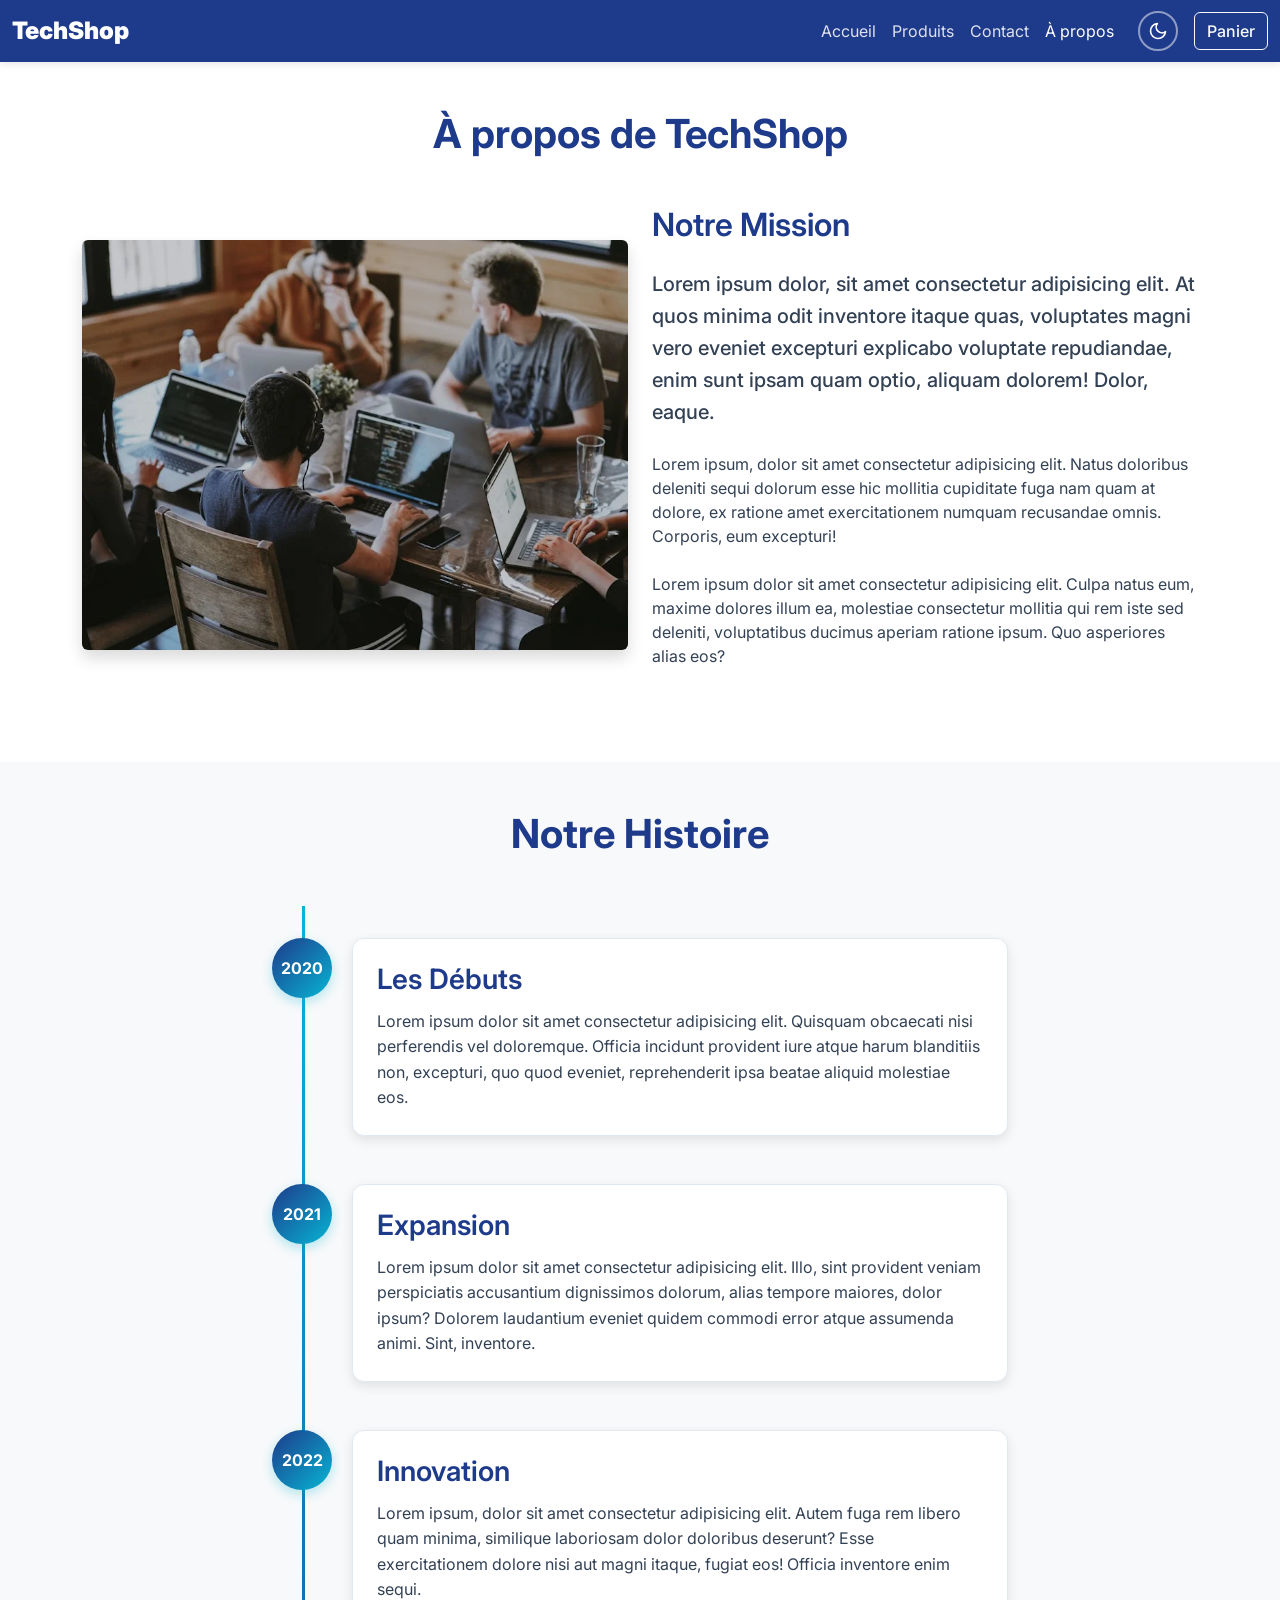
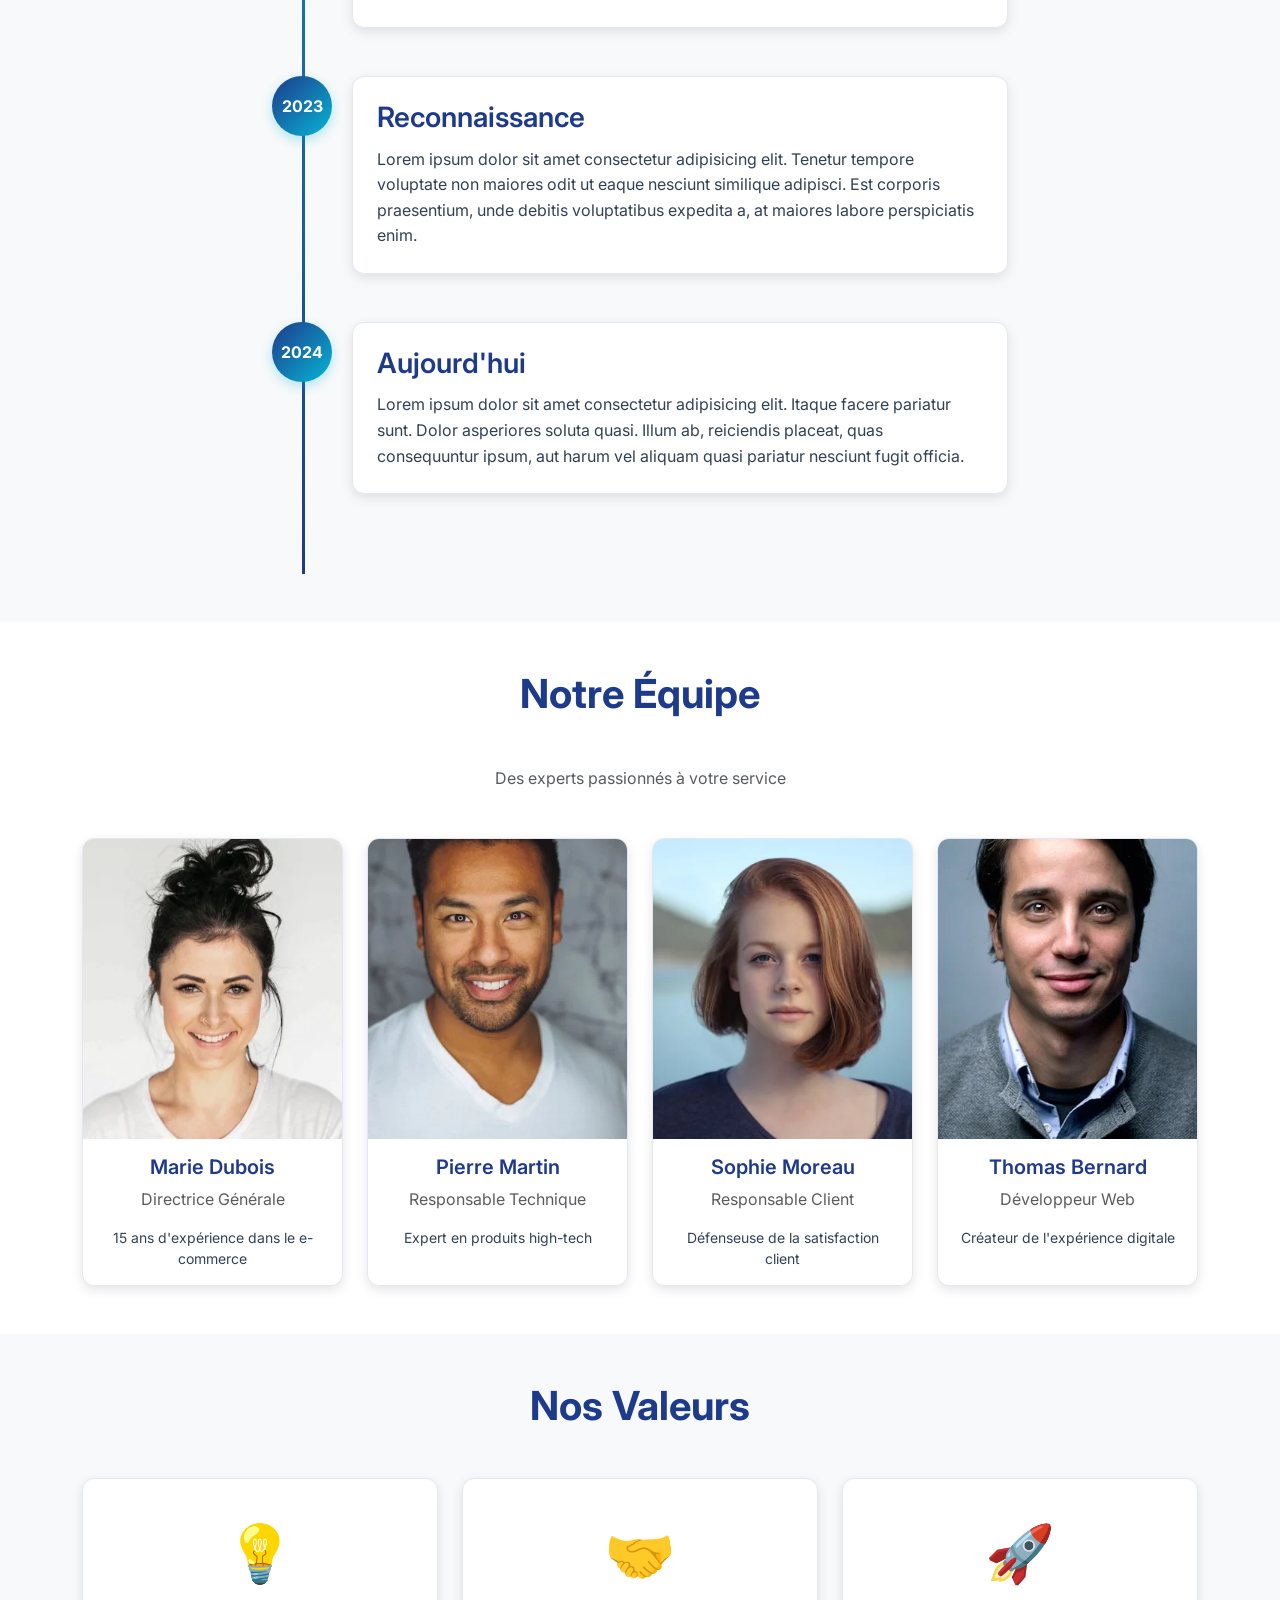
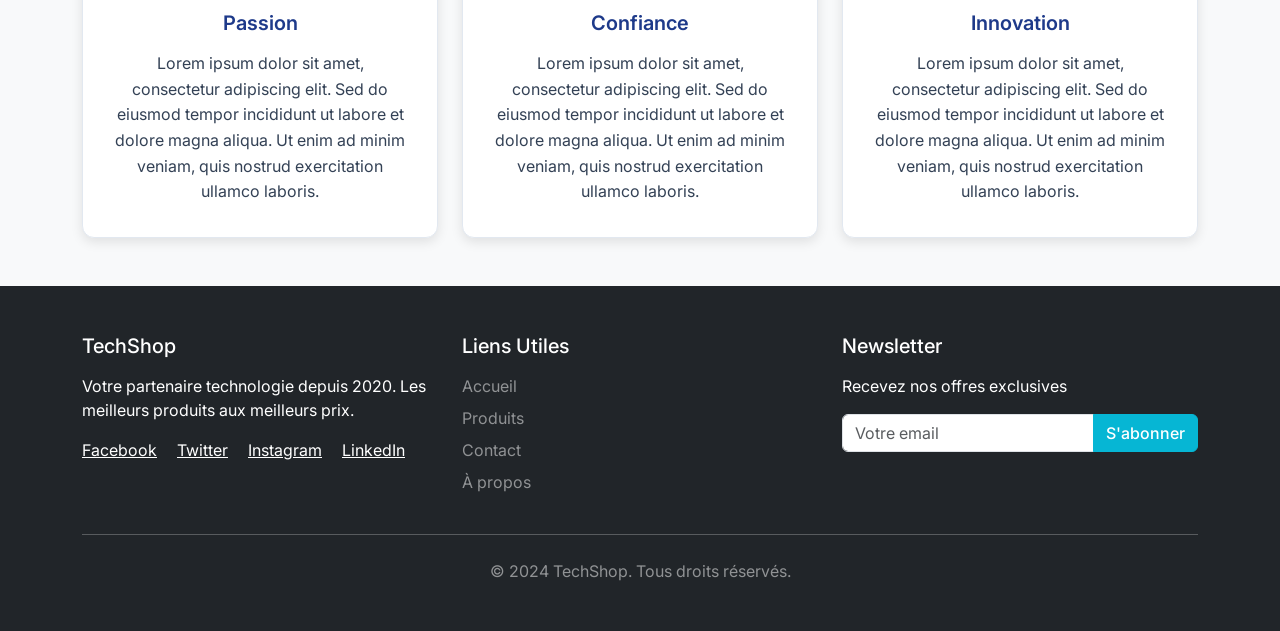
<file: assets/html/apropos.html>
<!DOCTYPE html>
<!-- 
  ============================================
  PAGE À PROPOS - apropos.html
  ============================================
-->

<html lang="fr">
  <head>
    <meta charset="UTF-8" />
    <meta name="viewport" content="width=device-width, initial-scale=1.0" />
    <title>TechShop - À propos</title>
    <!-- Preload des CSS critiques -->
    <link rel="preload" href="../css/bootstrap.min.css" as="style" />
    <link rel="preload" href="../css/style_general.css" as="style" />
    <link rel="stylesheet" href="../css/bootstrap.min.css" />
    <link rel="stylesheet" href="../css/style_general.css" />
    <link rel="stylesheet" href="../css/style_apropos.css" />
  </head>
  <body>
    <!-- HEADER (identique sur toutes les pages) -->
    <header class="header-site">
      <nav class="navbar navbar-expand-lg navbar-dark">
        <div class="container-fluid">
          <!-- Logo -->
          <a class="navbar-brand" href="../../index.html">
            <strong>TechShop</strong>
          </a>

          <!-- Menu Hamburger (Mobile) -->
          <button
            class="navbar-toggler"
            type="button"
            data-bs-toggle="collapse"
            data-bs-target="#navbarNav"
            aria-controls="navbarNav"
            aria-expanded="false"
            aria-label="Toggle navigation"
          >
            <span class="navbar-toggler-icon"></span>
          </button>

          <!-- Liens Navigation -->
          <div class="collapse navbar-collapse" id="navbarNav">
            <ul class="navbar-nav ms-auto">
              <li class="nav-item">
                <a class="nav-link" href="../../index.html">Accueil</a>
              </li>
              <li class="nav-item">
                <a class="nav-link" href="produit.html">Produits</a>
              </li>
              <li class="nav-item">
                <a class="nav-link" href="contact.html">Contact</a>
              </li>
              <li class="nav-item">
                <a
                  class="nav-link active"
                  aria-current="page"
                  href="apropos.html"
                  >À propos</a
                >
              </li>
            </ul>

            <!-- Theme Toggle -->
            <button
              id="theme-toggle-btn"
              class="theme-toggle"
              type="button"
              aria-label="Changer de thème"
              title="Changer de thème"
            >
              <svg width="20" height="20" viewBox="0 0 24 24" fill="none" stroke="currentColor" stroke-width="2" stroke-linecap="round" stroke-linejoin="round">
                <path d="M21 12.79A9 9 0 1 1 11.21 3 7 7 0 0 0 21 12.79z"></path>
              </svg>
            </button>

            <!-- Panier -->
            <div class="cart-icon ms-3">
              <button
                class="btn btn-outline-light position-relative"
                type="button"
                data-bs-toggle="modal"
                data-bs-target="#cartModal"
              >
                <span>Panier</span>
                <span
                  class="position-absolute top-0 start-100 translate-middle badge rounded-pill bg-danger"
                  id="cart-count"
                >
                  0
                </span>
              </button>
            </div>
          </div>
        </div>
      </nav>
    </header>

    <!-- 
      ============================================
      CONTENU PRINCIPAL (MAIN)
      ============================================
    -->
    <main>
      <!-- 
        ============================================
        SECTION INTRODUCTION
        ============================================
      -->
      <section class="about-intro py-5">
        <div class="container">
          <h1 class="text-center mb-5">À propos de TechShop</h1>
          <div class="row align-items-center">
            <div class="col-lg-6 mb-4 mb-lg-0">
              <img
                src="../src/team/equipe.webp"
                alt="Équipe TechShop"
                class="img-fluid rounded shadow"
              />
            </div>

            <div class="col-lg-6">
              <h2 class="mb-4">Notre Mission</h2>
              <p class="lead mb-4">
                Lorem ipsum dolor, sit amet consectetur adipisicing elit. At quos minima odit inventore itaque quas, voluptates magni vero eveniet excepturi explicabo voluptate repudiandae, enim sunt ipsam quam optio, aliquam dolorem! Dolor, eaque.
              </p>
              <p class="mb-4">
                Lorem ipsum, dolor sit amet consectetur adipisicing elit. Natus doloribus deleniti sequi dolorum esse hic mollitia cupiditate fuga nam quam at dolore, ex ratione amet exercitationem numquam recusandae omnis. Corporis, eum excepturi!
              </p>
              <p>
                Lorem ipsum dolor sit amet consectetur adipisicing elit. Culpa natus eum, maxime dolores illum ea, molestiae consectetur mollitia qui rem iste sed deleniti, voluptatibus ducimus aperiam ratione ipsum. Quo asperiores alias eos?
              </p>
            </div>
          </div>
        </div>
      </section>

      <!-- 
        ============================================
        SECTION HISTOIRE (TIMELINE)
        ============================================
      -->
      <section class="history-section py-5 bg-light">
        <div class="container">
          <h2 class="text-center mb-5">Notre Histoire</h2>
          <div class="row justify-content-center">
            <div class="col-lg-8">
              <div class="timeline">
                <div class="timeline-item">
                  <div class="timeline-year">2020</div>

                  <div class="timeline-content">
                    <h3>Les Débuts</h3>
                    <p>
                      Lorem ipsum dolor sit amet consectetur adipisicing elit. Quisquam obcaecati nisi perferendis vel doloremque. Officia incidunt provident iure atque harum blanditiis non, excepturi, quo quod eveniet, reprehenderit ipsa beatae aliquid molestiae eos.
                    </p>
                  </div>
                </div>

                <div class="timeline-item">
                  <div class="timeline-year">2021</div>
                  <div class="timeline-content">
                    <h3>Expansion</h3>
                    <p>
                      Lorem ipsum dolor sit amet consectetur adipisicing elit. Illo, sint provident veniam perspiciatis accusantium dignissimos dolorum, alias tempore maiores, dolor ipsum? Dolorem laudantium eveniet quidem commodi error atque assumenda animi. Sint, inventore.
                    </p>
                  </div>
                </div>

                <div class="timeline-item">
                  <div class="timeline-year">2022</div>
                  <div class="timeline-content">
                    <h3>Innovation</h3>
                    <p>
                      Lorem ipsum, dolor sit amet consectetur adipisicing elit. Autem fuga rem libero quam minima, similique laboriosam dolor doloribus deserunt? Esse exercitationem dolore nisi aut magni itaque, fugiat eos! Officia inventore enim sequi.
                    </p>
                  </div>
                </div>

                <div class="timeline-item">
                  <div class="timeline-year">2023</div>
                  <div class="timeline-content">
                    <h3>Reconnaissance</h3>
                    <p>
                      Lorem ipsum dolor sit amet consectetur adipisicing elit. Tenetur tempore voluptate non maiores odit ut eaque nesciunt similique adipisci. Est corporis praesentium, unde debitis voluptatibus expedita a, at maiores labore perspiciatis enim.
                    </p>
                  </div>
                </div>

                <div class="timeline-item">
                  <div class="timeline-year">2024</div>
                  <div class="timeline-content">
                    <h3>Aujourd'hui</h3>
                    <p>
                      Lorem ipsum dolor sit amet consectetur adipisicing elit. Itaque facere pariatur sunt. Dolor asperiores soluta quasi. Illum ab, reiciendis placeat, quas consequuntur ipsum, aut harum vel aliquam quasi pariatur nesciunt fugit officia.
                    </p>
                  </div>
                </div>
              </div>
            </div>
          </div>
        </div>
      </section>

      <!-- Section Équipe -->
      <section class="team-section py-5">
        <div class="container">
          <h2 class="text-center mb-5">Notre Équipe</h2>
          <p class="text-center text-muted mb-5">
            Des experts passionnés à votre service
          </p>
          <div class="row g-4">
            <div class="col-sm-6 col-md-4 col-lg-3">
              <div class="card team-card h-100">
                <img
                  src="../src/team/marie.webp"
                  class="card-img-top"
                  alt="Marie Dubois"
                />
                <div class="card-body text-center">
                  <h3 class="card-title h5">Marie Dubois</h3>
                  <p class="card-text text-muted">Directrice Générale</p>
                  <p class="card-text small">
                    15 ans d'expérience dans le e-commerce
                  </p>
                </div>
              </div>
            </div>

            <div class="col-sm-6 col-md-4 col-lg-3">
              <div class="card team-card h-100">
                <img
                  src="../src/team/pierre.webp"
                  class="card-img-top"
                  alt="Pierre Martin"
                />
                <div class="card-body text-center">
                  <h3 class="card-title h5">Pierre Martin</h3>
                  <p class="card-text text-muted">Responsable Technique</p>
                  <p class="card-text small">Expert en produits high-tech</p>
                </div>
              </div>
            </div>

            <div class="col-sm-6 col-md-4 col-lg-3">
              <div class="card team-card h-100">
                <img
                  src="../src/team/sophie.webp"
                  class="card-img-top"
                  alt="Sophie Moreau"
                />
                <div class="card-body text-center">
                  <h3 class="card-title h5">Sophie Moreau</h3>
                  <p class="card-text text-muted">Responsable Client</p>
                  <p class="card-text small">
                    Défenseuse de la satisfaction client
                  </p>
                </div>
              </div>
            </div>

            <div class="col-sm-6 col-md-4 col-lg-3">
              <div class="card team-card h-100">
                <img
                  src="../src/team/thomas.webp"
                  class="card-img-top"
                  alt="Thomas Bernard"
                />
                <div class="card-body text-center">
                  <h3 class="card-title h5">Thomas Bernard</h3>
                  <p class="card-text text-muted">Développeur Web</p>
                  <p class="card-text small">
                    Créateur de l'expérience digitale
                  </p>
                </div>
              </div>
            </div>
          </div>
        </div>
      </section>

      <!-- Section Valeurs -->
      <section class="values-section py-5 bg-light">
        <div class="container">
          <h2 class="text-center mb-5">Nos Valeurs</h2>
          <div class="row g-4">
            <div class="col-md-4">
              <div class="value-card text-center h-100">
                <div class="value-icon mb-3">💡</div>
                <h3 class="h5 mb-3">Passion</h3>
                <p>
                  Lorem ipsum dolor sit amet, consectetur adipiscing elit. Sed do eiusmod tempor incididunt ut labore et dolore magna aliqua. Ut enim ad minim veniam, quis nostrud exercitation ullamco laboris.
                </p>
              </div>
            </div>

            <div class="col-md-4">
              <div class="value-card text-center h-100">
                <div class="value-icon mb-3">🤝</div>
                <h3 class="h5 mb-3">Confiance</h3>
                <p>
                  Lorem ipsum dolor sit amet, consectetur adipiscing elit. Sed do eiusmod tempor incididunt ut labore et dolore magna aliqua. Ut enim ad minim veniam, quis nostrud exercitation ullamco laboris.
                </p>
              </div>
            </div>

            <div class="col-md-4">
              <div class="value-card text-center h-100">
                <div class="value-icon mb-3">🚀</div>
                <h3 class="h5 mb-3">Innovation</h3>
                <p>
                  Lorem ipsum dolor sit amet, consectetur adipiscing elit. Sed do eiusmod tempor incididunt ut labore et dolore magna aliqua. Ut enim ad minim veniam, quis nostrud exercitation ullamco laboris.
                </p>
              </div>
            </div>
          </div>
        </div>
      </section>
    </main>

    <!-- FOOTER -->
    <footer class="footer-site bg-dark text-white py-5">
      <div class="container">
        <div class="row g-4">
          <!-- Colonne 1 : À propos -->
          <div class="col-md-4">
            <h3 class="h5 mb-3">TechShop</h3>
            <p>
              Votre partenaire technologie depuis 2020. Les meilleurs produits
              aux meilleurs prix.
            </p>
            <div class="social-links mt-3">
              <a href="#" class="text-white me-3" aria-label="Facebook"
                >Facebook</a
              >
              <a href="#" class="text-white me-3" aria-label="Twitter"
                >Twitter</a
              >
              <a href="#" class="text-white me-3" aria-label="Instagram"
                >Instagram</a
              >
              <a href="#" class="text-white" aria-label="LinkedIn">LinkedIn</a>
            </div>
          </div>

          <!-- Colonne 2 : Liens utiles -->
          <div class="col-md-4">
            <h3 class="h5 mb-3">Liens Utiles</h3>
            <ul class="list-unstyled">
              <li class="mb-2">
                <a
                  href="../../index.html"
                  class="text-white-50 text-decoration-none"
                  >Accueil</a
                >
              </li>
              <li class="mb-2">
                <a
                  href="produit.html"
                  class="text-white-50 text-decoration-none"
                  >Produits</a
                >
              </li>
              <li class="mb-2">
                <a
                  href="contact.html"
                  class="text-white-50 text-decoration-none"
                  >Contact</a
                >
              </li>
              <li class="mb-2">
                <a
                  href="apropos.html"
                  class="text-white-50 text-decoration-none"
                  >À propos</a
                >
              </li>
            </ul>
          </div>

          <!-- Colonne 3 : Newsletter -->
          <div class="col-md-4">
            <h3 class="h5 mb-3">Newsletter</h3>
            <p>Recevez nos offres exclusives</p>
            <form class="newsletter-form">
              <div class="input-group">
                <input
                  type="email"
                  class="form-control"
                  placeholder="Votre email"
                  aria-label="Email pour newsletter"
                />
                <button class="btn btn-primary" type="submit">S'abonner</button>
              </div>
            </form>
          </div>
        </div>

        <hr class="my-4 bg-white" />

        <!-- Copyright -->
        <div class="text-center text-white-50">
          <p class="mb-0">&copy; 2024 TechShop. Tous droits réservés.</p>
        </div>
      </div>
    </footer>

    <!-- Scripts -->
    <script src="../javascript/bootstrap.min.js" defer></script>
    <script src="../javascript/script_general.js" defer></script>
    <script src="../javascript/script_apropos.js" defer></script>
  </body>
</html>
</file>
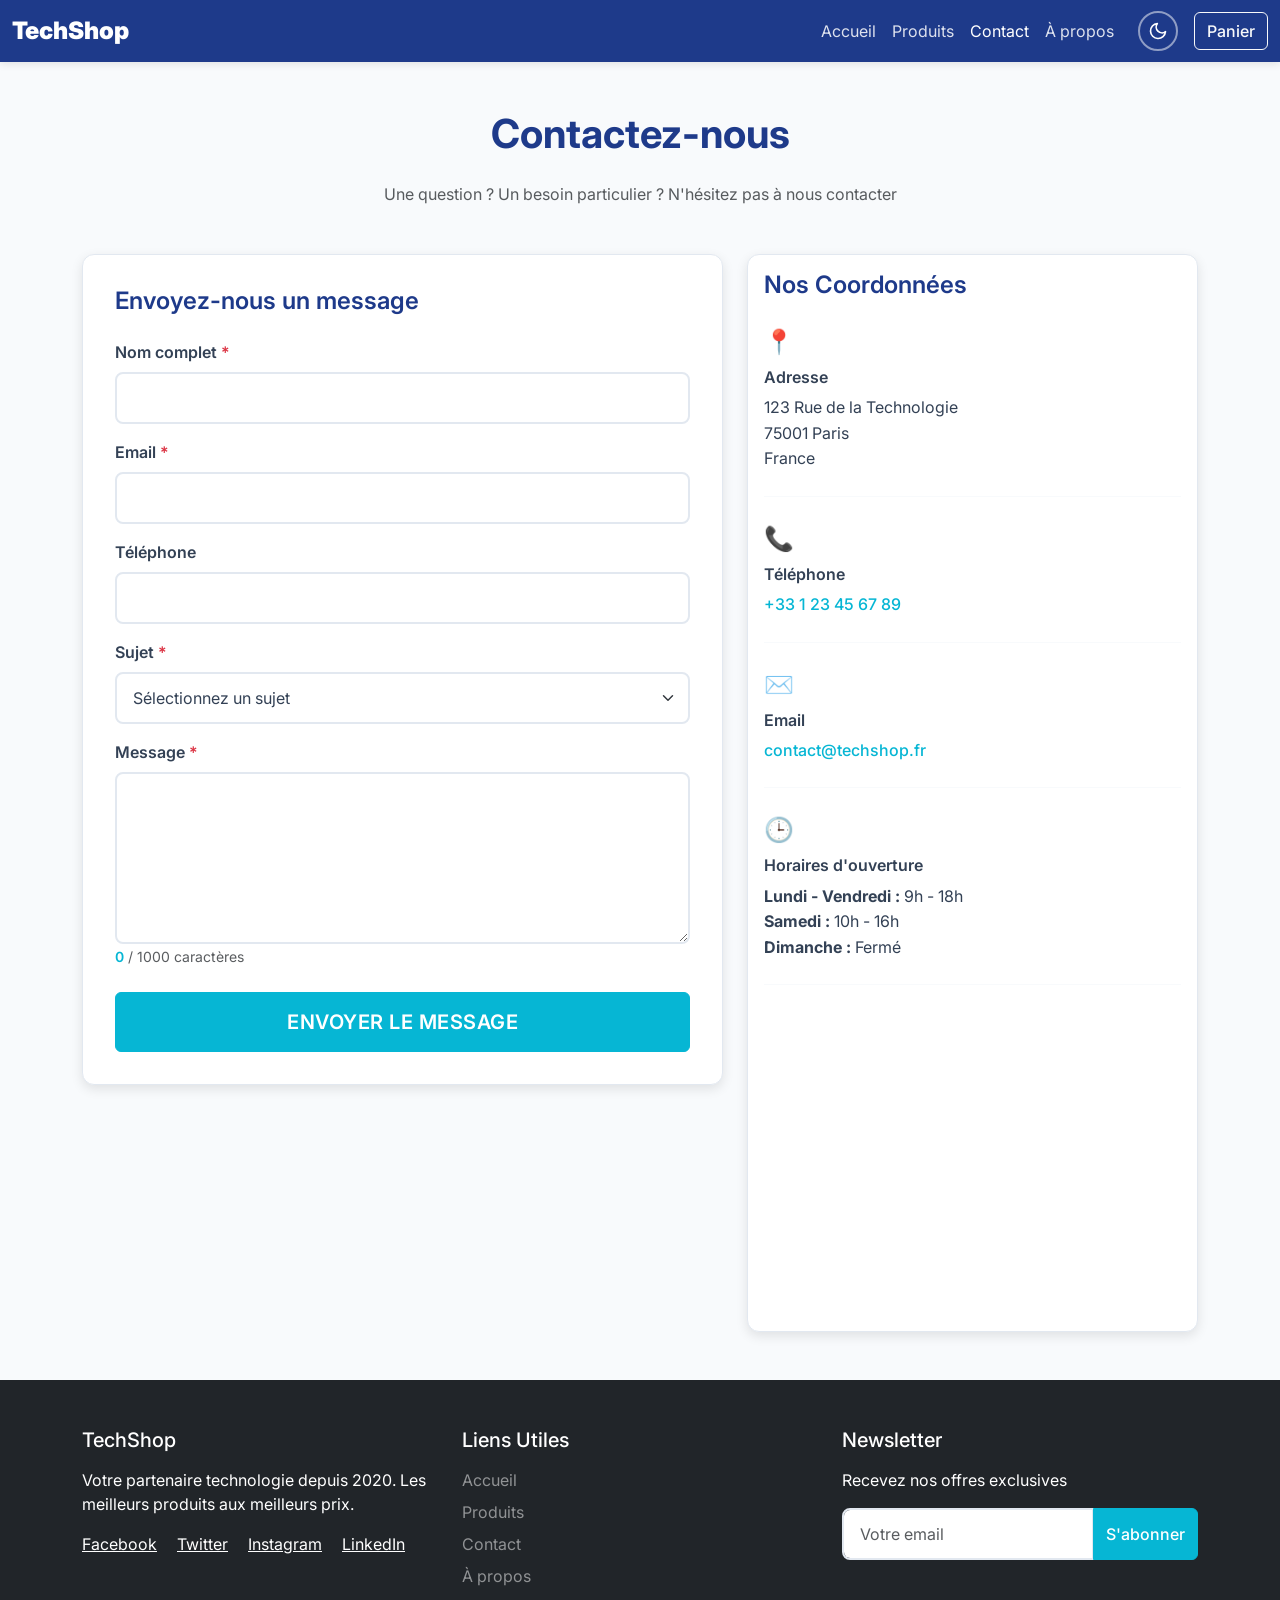
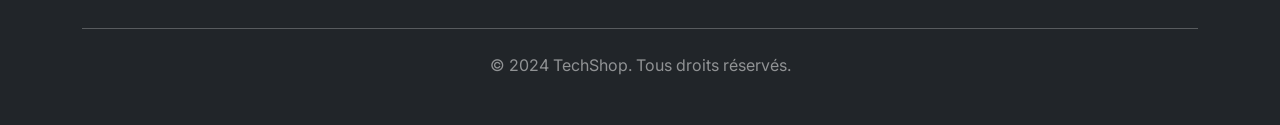
<file: assets/html/contact.html>
<!DOCTYPE html>
<!-- 
  ============================================
  PAGE CONTACT - contact.html
  ============================================
-->

<html lang="fr">
  <head>
    <meta charset="UTF-8" />
    <meta name="viewport" content="width=device-width, initial-scale=1.0" />
    <title>TechShop - Contact</title>
    <!-- Preload des CSS critiques -->
    <link rel="preload" href="../css/bootstrap.min.css" as="style" />
    <link rel="preload" href="../css/style_general.css" as="style" />
    <link rel="stylesheet" href="../css/bootstrap.min.css" />
    <link rel="stylesheet" href="../css/style_general.css" />
    <link rel="stylesheet" href="../css/style_contact.css" />
  </head>
  <body>
    <!-- HEADER (identique sur toutes les pages) -->
    <header class="header-site">
      <nav class="navbar navbar-expand-lg navbar-dark">
        <div class="container-fluid">
          <!-- Logo -->
          <a class="navbar-brand" href="../../index.html">
            <strong>TechShop</strong>
          </a>

          <!-- Menu Hamburger (Mobile) -->
          <button
            class="navbar-toggler"
            type="button"
            data-bs-toggle="collapse"
            data-bs-target="#navbarNav"
            aria-controls="navbarNav"
            aria-expanded="false"
            aria-label="Toggle navigation"
          >
            <span class="navbar-toggler-icon"></span>
          </button>

          <!-- Liens Navigation -->
          <div class="collapse navbar-collapse" id="navbarNav">
            <ul class="navbar-nav ms-auto">
              <li class="nav-item">
                <a class="nav-link" href="../../index.html">Accueil</a>
              </li>
              <li class="nav-item">
                <a class="nav-link" href="produit.html">Produits</a>
              </li>
              <li class="nav-item">
                <a
                  class="nav-link active"
                  aria-current="page"
                  href="contact.html"
                  >Contact</a
                >
              </li>
              <li class="nav-item">
                <a class="nav-link" href="apropos.html">À propos</a>
              </li>
            </ul>

            <!-- Theme Toggle -->
            <button
              id="theme-toggle-btn"
              class="theme-toggle"
              type="button"
              aria-label="Changer de thème"
              title="Changer de thème"
            >
              <svg width="20" height="20" viewBox="0 0 24 24" fill="none" stroke="currentColor" stroke-width="2" stroke-linecap="round" stroke-linejoin="round">
                <path d="M21 12.79A9 9 0 1 1 11.21 3 7 7 0 0 0 21 12.79z"></path>
              </svg>
            </button>

            <!-- Panier -->
            <div class="cart-icon ms-3">
              <button
                class="btn btn-outline-light position-relative"
                type="button"
                data-bs-toggle="modal"
                data-bs-target="#cartModal"
              >
                <span>Panier</span>
                <span
                  class="position-absolute top-0 start-100 translate-middle badge rounded-pill bg-danger"
                  id="cart-count"
                >
                  0
                </span>
              </button>
            </div>
          </div>
        </div>
      </nav>
    </header>

    <!-- 
      ============================================
      CONTENU PRINCIPAL (MAIN)
      ============================================
    -->
    <main>
      <!-- 
        ============================================
        SECTION CONTACT
        ============================================
      -->
      <section class="contact-section py-5">
        <div class="container">
          <!-- Titre principal -->
          <h1 class="text-center mb-4">Contactez-nous</h1>
          
          <!-- Sous-titre -->
          <p class="text-center text-muted mb-5">
            Une question ? Un besoin particulier ? N'hésitez pas à nous contacter
          </p>

          <!-- 
            ============================================
            LIGNE PRINCIPALE
            ============================================
          -->
          <div class="row">
            <!-- 
              ============================================
              FORMULAIRE DE CONTACT (COLONNE GAUCHE)
              ============================================
            -->
            <div class="col-lg-7 mb-4 mb-lg-0">
              <div class="contact-form-wrapper">
                <h2 class="h4 mb-4">Envoyez-nous un message</h2>
                
                <!-- 
                  ============================================
                  FORMULAIRE HTML
                  ============================================
                -->
                <form id="contact-form" novalidate>
                  <div class="mb-3">
                    <label for="name" class="form-label">
                      Nom complet <span class="text-danger">*</span>
                    </label>
                    <input
                      type="text"
                      class="form-control"
                      id="name"
                      name="name"
                      required
                      pattern="[A-Za-zÀ-ÿ\s]{2,50}"
                      aria-describedby="name-feedback"
                    />
                    <div class="invalid-feedback" id="name-feedback">
                      Veuillez entrer un nom valide (2 à 50 caractères, lettres uniquement).
                    </div>
                  </div>
                  <div class="mb-3">
                    <label for="email" class="form-label">
                      Email <span class="text-danger">*</span>
                    </label>
                    <input
                      type="email"
                      class="form-control"
                      id="email"
                      name="email"
                      required
                      aria-describedby="email-feedback"
                    />
                    <div class="invalid-feedback" id="email-feedback">
                      Veuillez entrer une adresse email valide.
                    </div>
                  </div>

                  <!-- Téléphone -->
                  <div class="mb-3">
                    <label for="phone" class="form-label">Téléphone</label>
                    <input
                      type="tel"
                      class="form-control"
                      id="phone"
                      name="phone"
                      pattern="[0-9+\s\-\(\)]{10,20}"
                      aria-describedby="phone-feedback"
                    />
                    <div class="invalid-feedback" id="phone-feedback">
                      Veuillez entrer un numéro de téléphone valide.
                    </div>
                  </div>

                  <!-- Sujet -->
                  <div class="mb-3">
                    <label for="subject" class="form-label"
                      >Sujet <span class="text-danger">*</span></label
                    >
                    <select
                      class="form-select"
                      id="subject"
                      name="subject"
                      required
                      aria-describedby="subject-feedback"
                    >
                      <option value="">Sélectionnez un sujet</option>
                      <option value="info">Demande d'information</option>
                      <option value="order">Question sur une commande</option>
                      <option value="product">Question sur un produit</option>
                      <option value="support">Support technique</option>
                      <option value="other">Autre</option>
                    </select>
                    <div class="invalid-feedback" id="subject-feedback">
                      Veuillez sélectionner un sujet.
                    </div>
                  </div>
                  <div class="mb-4">
                    <label for="message" class="form-label">
                      Message <span class="text-danger">*</span>
                    </label>
                    <textarea
                      class="form-control"
                      id="message"
                      name="message"
                      rows="6"
                      required
                      minlength="10"
                      maxlength="1000"
                      aria-describedby="message-feedback"
                    ></textarea>
                    <div class="invalid-feedback" id="message-feedback">
                      Le message doit contenir entre 10 et 1000 caractères.
                    </div>
                    <small class="form-text text-muted">
                      <span id="message-count">0</span> / 1000 caractères
                    </small>
                  </div>

                  <!-- Bouton Submit -->
                  <button type="submit" class="btn btn-primary btn-lg w-100">
                    Envoyer le message
                  </button>

                  <!-- Message de succès -->
                  <div
                    class="alert alert-success d-none mt-3"
                    id="success-message"
                    role="alert"
                  >
                    <strong>Message envoyé avec succès !</strong> Nous vous
                    répondrons dans les plus brefs délais.
                  </div>
                </form>
              </div>
            </div>

            <!-- Informations de contact -->
            <div class="col-lg-5">
              <div class="contact-info-card card h-100">
                <div class="card-body">
                  <h2 class="h4 mb-4">Nos Coordonnées</h2>

                  <!-- Adresse -->
                  <div class="contact-info-item mb-4">
                    <div class="contact-icon mb-2">📍</div>
                    <h3 class="h6 mb-2">Adresse</h3>
                    <p class="mb-0">
                      123 Rue de la Technologie<br />
                      75001 Paris<br />
                      France
                    </p>
                  </div>

                  <!-- Téléphone -->
                  <div class="contact-info-item mb-4">
                    <div class="contact-icon mb-2">📞</div>
                    <h3 class="h6 mb-2">Téléphone</h3>
                    <p class="mb-0">
                      <a href="tel:+33123456789" class="contact-link"
                        >+33 1 23 45 67 89</a
                      >
                    </p>
                  </div>

                  <!-- Email -->
                  <div class="contact-info-item mb-4">
                    <div class="contact-icon mb-2">✉️</div>
                    <h3 class="h6 mb-2">Email</h3>
                    <p class="mb-0">
                      <a href="mailto:contact@techshop.fr" class="contact-link"
                        >contact@techshop.fr</a
                      >
                    </p>
                  </div>

                  <!-- Horaires -->
                  <div class="contact-info-item">
                    <div class="contact-icon mb-2">🕒</div>
                    <h3 class="h6 mb-2">Horaires d'ouverture</h3>
                    <p class="mb-0">
                      <strong>Lundi - Vendredi :</strong> 9h - 18h<br />
                      <strong>Samedi :</strong> 10h - 16h<br />
                      <strong>Dimanche :</strong> Fermé
                    </p>
                  </div>

                  <!-- Carte Google Maps -->
                  <div class="mt-4">
                    <iframe
                      src="https://www.google.com/maps/embed?pb=!1m18!1m12!1m3!1d83998.94722687619!2d2.2646343!3d48.8589385!2m3!1f0!2f0!3f0!3m2!1i1024!2i768!4f13.1!3m3!1m2!1s0x47e66e1f06e2b70f%3A0x40b82c3688c9460!2sParis!5e0!3m2!1sfr!2sfr!4v1702000000000!5m2!1sfr!2sfr"
                      width="100%"
                      height="300"
                      style="border:0; border-radius: 8px;"
                      allowfullscreen=""
                      loading="lazy"
                      referrerpolicy="no-referrer-when-downgrade"
                      title="Localisation TechShop Paris"
                    ></iframe>
                  </div>
                </div>
              </div>
            </div>
          </div>
        </div>
      </section>
    </main>

    <!-- FOOTER -->
    <footer class="footer-site bg-dark text-white py-5">
      <div class="container">
        <div class="row g-4">
          <!-- Colonne 1 : À propos -->
          <div class="col-md-4">
            <h3 class="h5 mb-3">TechShop</h3>
            <p>
              Votre partenaire technologie depuis 2020. Les meilleurs produits
              aux meilleurs prix.
            </p>
            <div class="social-links mt-3">
              <a href="#" class="text-white me-3" aria-label="Facebook"
                >Facebook</a
              >
              <a href="#" class="text-white me-3" aria-label="Twitter"
                >Twitter</a
              >
              <a href="#" class="text-white me-3" aria-label="Instagram"
                >Instagram</a
              >
              <a href="#" class="text-white" aria-label="LinkedIn">LinkedIn</a>
            </div>
          </div>

          <!-- Colonne 2 : Liens utiles -->
          <div class="col-md-4">
            <h3 class="h5 mb-3">Liens Utiles</h3>
            <ul class="list-unstyled">
              <li class="mb-2">
                <a
                  href="../../index.html"
                  class="text-white-50 text-decoration-none"
                  >Accueil</a
                >
              </li>
              <li class="mb-2">
                <a
                  href="produit.html"
                  class="text-white-50 text-decoration-none"
                  >Produits</a
                >
              </li>
              <li class="mb-2">
                <a
                  href="contact.html"
                  class="text-white-50 text-decoration-none"
                  >Contact</a
                >
              </li>
              <li class="mb-2">
                <a
                  href="apropos.html"
                  class="text-white-50 text-decoration-none"
                  >À propos</a
                >
              </li>
            </ul>
          </div>

          <!-- Colonne 3 : Newsletter -->
          <div class="col-md-4">
            <h3 class="h5 mb-3">Newsletter</h3>
            <p>Recevez nos offres exclusives</p>
            <form class="newsletter-form">
              <div class="input-group">
                <input
                  type="email"
                  class="form-control"
                  placeholder="Votre email"
                  aria-label="Email pour newsletter"
                />
                <button class="btn btn-primary" type="submit">S'abonner</button>
              </div>
            </form>
          </div>
        </div>

        <hr class="my-4 bg-white" />

        <!-- Copyright -->
        <div class="text-center text-white-50">
          <p class="mb-0">&copy; 2024 TechShop. Tous droits réservés.</p>
        </div>
      </div>
    </footer>

    <!-- Scripts -->
    <script src="../javascript/bootstrap.min.js" defer></script>
    <script src="../javascript/script_general.js" defer></script>
    <script src="../javascript/script_contact.js" defer></script>
  </body>
</html>
</file>
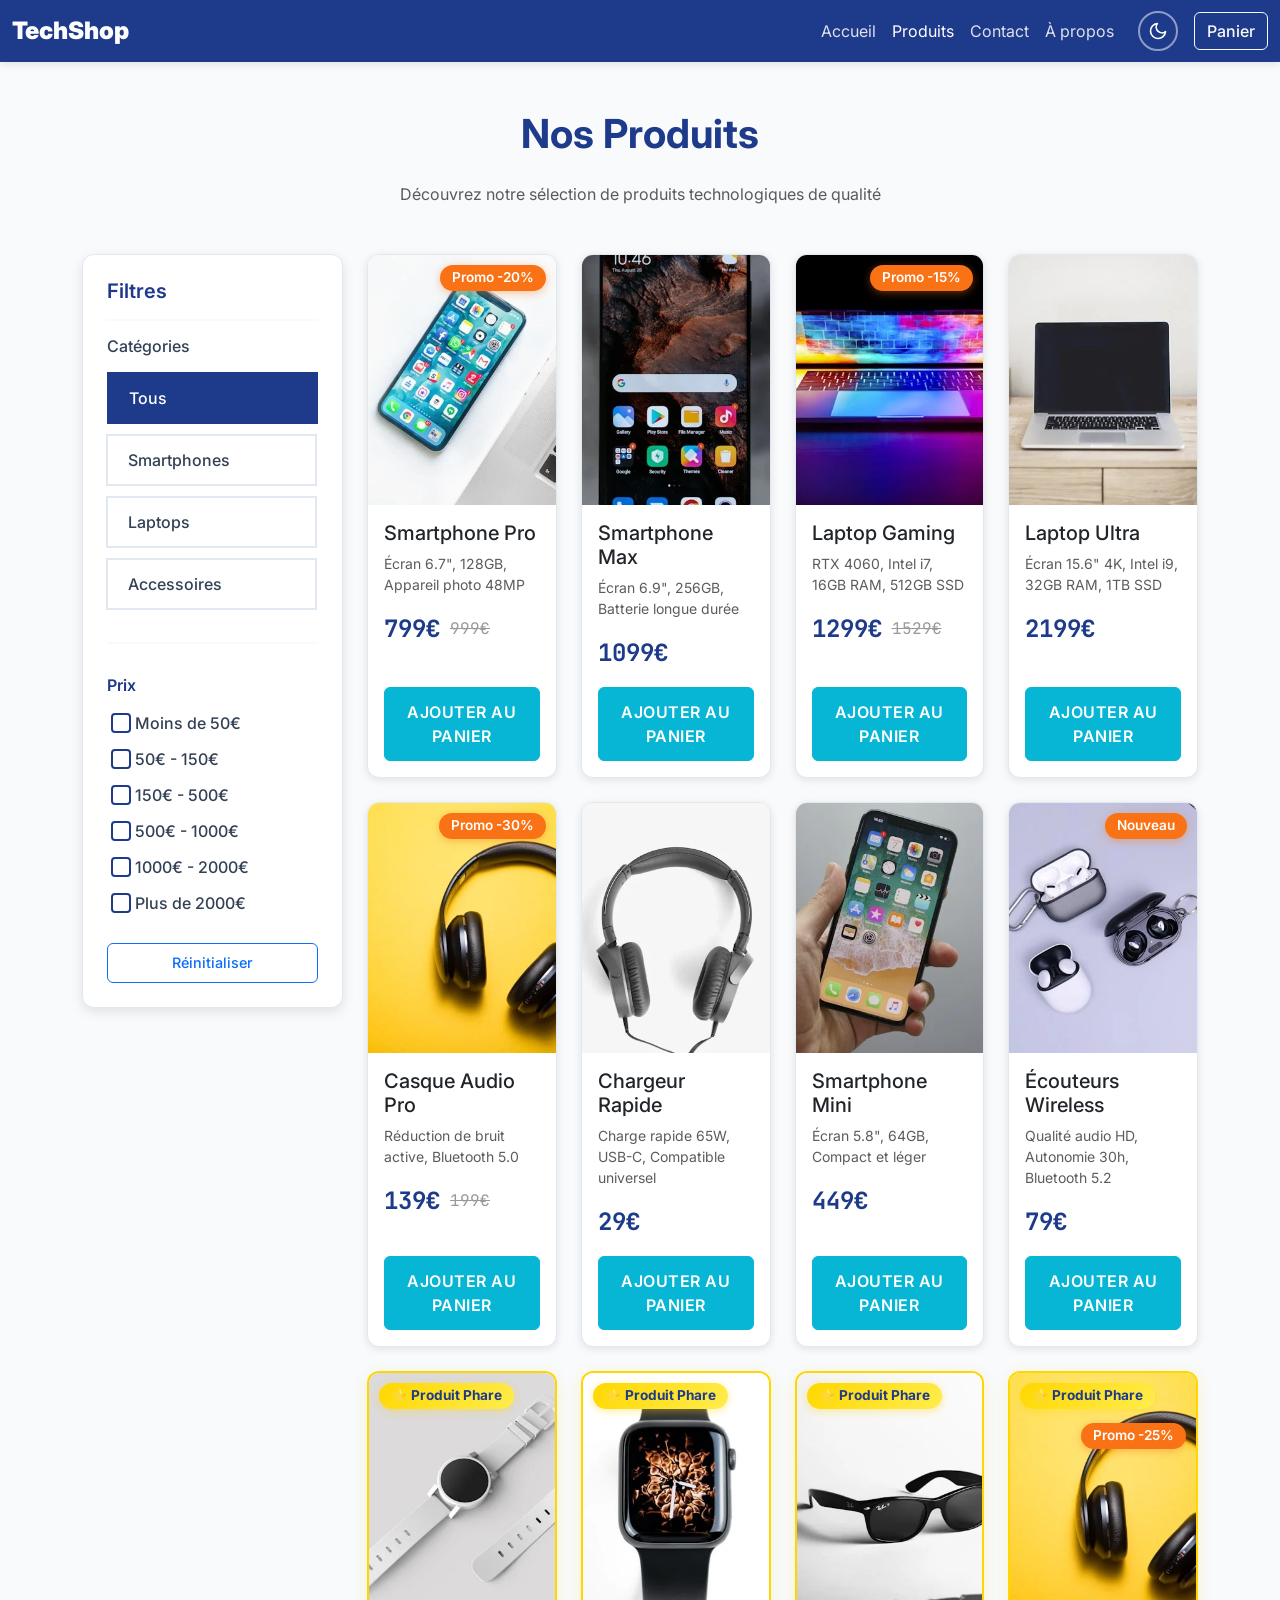
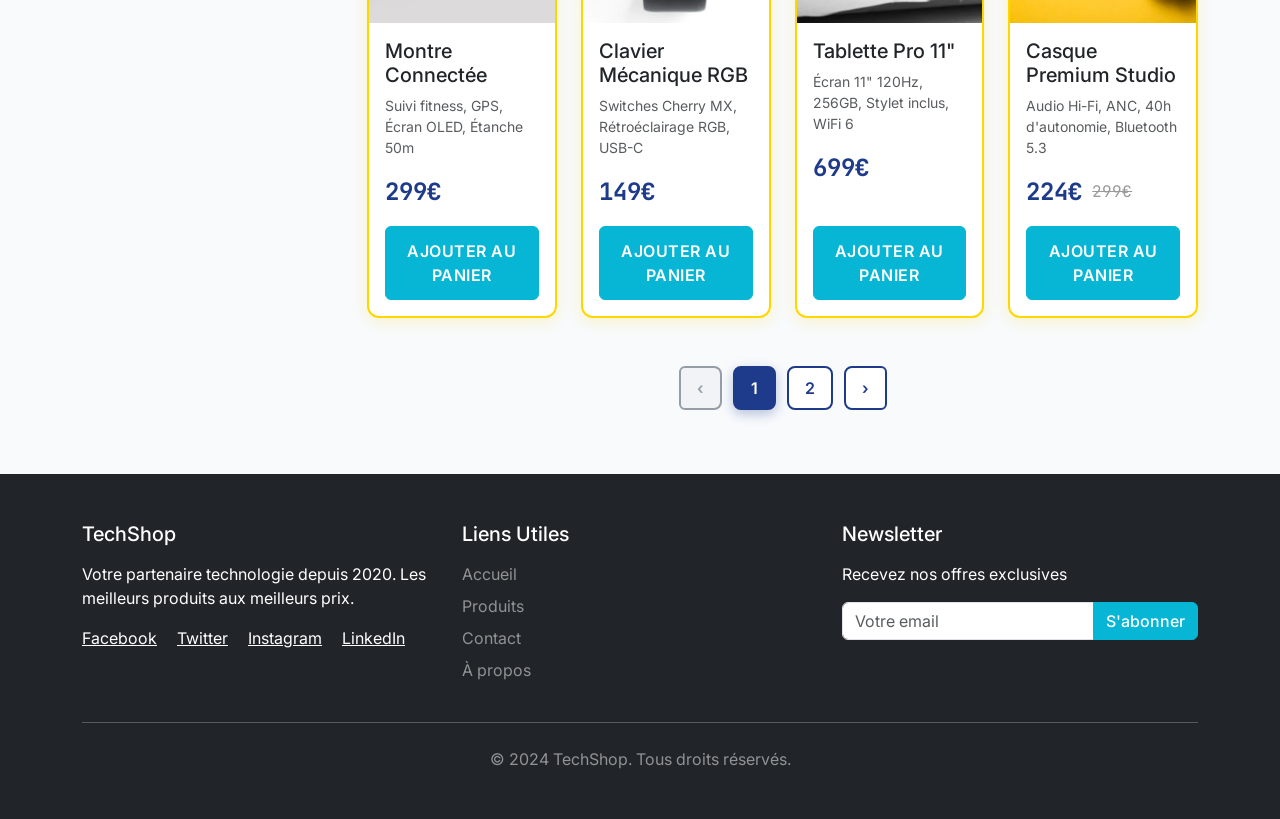
<file: assets/html/produit.html>
<!DOCTYPE html>
<!-- 
  ============================================
  PAGE PRODUITS - produit.html
  ============================================
-->

<html lang="fr">
  <!-- 
    ============================================
    EN-TÊTE DU DOCUMENT
    ============================================
  -->
  <head>
    <!-- Encodage UTF-8 pour les caractères spéciaux -->
    <meta charset="UTF-8">
    
    <!-- Viewport pour le responsive design -->
    <meta name="viewport" content="width=device-width, initial-scale=1.0">
    
    <!-- Titre de la page -->
    <title>TechShop - Produits</title>
    
    <!-- Preload des CSS critiques -->
    <link rel="preload" href="../css/bootstrap.min.css" as="style" />
    <link rel="preload" href="../css/style_general.css" as="style" />
    
    <!-- 
      Liens vers les fichiers CSS
    -->
    <link rel="stylesheet" href="../css/bootstrap.min.css">
    <link rel="stylesheet" href="../css/style_general.css">
    <link rel="stylesheet" href="../css/style_produit.css">
  </head>
  
  <body>
    <!-- 
      ============================================
      HEADER
      ============================================
    -->
    <header class="header-site">
        <nav class="navbar navbar-expand-lg navbar-dark">
            <div class="container-fluid">
                <!-- Logo -->
                <a class="navbar-brand" href="../../index.html">
                    <strong>TechShop</strong>
                </a>

                <!-- Menu Hamburger (Mobile) -->
                <button class="navbar-toggler" type="button"
                        data-bs-toggle="collapse"
                        data-bs-target="#navbarNav"
                        aria-controls="navbarNav"
                        aria-expanded="false"
                        aria-label="Toggle navigation">
                    <span class="navbar-toggler-icon"></span>
                </button>

                <!-- Liens Navigation -->
                <div class="collapse navbar-collapse" id="navbarNav">
                    <ul class="navbar-nav ms-auto">
                        <li class="nav-item">
                            <a class="nav-link" href="../../index.html">Accueil</a>
                        </li>
                        <li class="nav-item">
                            <a class="nav-link active" aria-current="page" href="produit.html">Produits</a>
                        </li>
                        <li class="nav-item">
                            <a class="nav-link" href="contact.html">Contact</a>
                        </li>
                        <li class="nav-item">
                            <a class="nav-link" href="apropos.html">À propos</a>
                        </li>
                    </ul>

                    <!-- Theme Toggle -->
                    <button
                      id="theme-toggle-btn"
                      class="theme-toggle"
                      type="button"
                      aria-label="Changer de thème"
                      title="Changer de thème"
                    >
                      <svg width="20" height="20" viewBox="0 0 24 24" fill="none" stroke="currentColor" stroke-width="2" stroke-linecap="round" stroke-linejoin="round">
                        <path d="M21 12.79A9 9 0 1 1 11.21 3 7 7 0 0 0 21 12.79z"></path>
                      </svg>
                    </button>

                    <!-- Panier -->
                    <div class="cart-icon ms-3">
                        <button class="btn btn-outline-light position-relative" type="button" data-bs-toggle="modal" data-bs-target="#cartModal">
                            <span>Panier</span>
                            <span class="position-absolute top-0 start-100 translate-middle badge rounded-pill bg-danger" id="cart-count">
                                0
                            </span>
                        </button>
                    </div>
                </div>
            </div>
        </nav>
    </header>

    <!-- 
      ============================================
      CONTENU PRINCIPAL (MAIN)
      ============================================
    -->
    <main>
        <!-- 
          ============================================
          SECTION PRODUITS
          ============================================
        -->
        <section class="products-section py-5">
            <div class="container">
                <h1 class="text-center mb-4">Nos Produits</h1>
                <p class="text-center text-muted mb-5">
                    Découvrez notre sélection de produits technologiques de qualité
                </p>

                <!-- 
                  ============================================
                  LIGNE PRINCIPALE
                  ============================================
                -->
                <div class="row">
                    <!-- 
                      ============================================
                      SIDEBAR FILTRES
                      ============================================
                    -->
                    <div class="col-lg-3 mb-4 mb-lg-0">
                        <div class="filters-sidebar">
                            <h2 class="h5 mb-3 d-none d-lg-block">Filtres</h2>
                            
                            <div class="filters">
                                <!-- Filtres par catégorie -->
                                <div class="mb-4">
                                    <h3 class="h6 mb-3">Catégories</h3>
                                    <div class="btn-group d-flex flex-wrap justify-content-center d-lg-block" 
                                         role="group" 
                                         aria-label="Filtres produits">
                                        
                                        <button type="button" 
                                                class="btn btn-filter active" 
                                                data-filter="all">
                                            Tous
                                        </button>
                                        
                                        <button type="button" 
                                                class="btn btn-filter" 
                                                data-filter="smartphone">
                                            Smartphones
                                        </button>
                                        
                                        <button type="button" 
                                                class="btn btn-filter" 
                                                data-filter="laptop">
                                            Laptops
                                        </button>
                                        
                                        <button type="button" 
                                                class="btn btn-filter" 
                                                data-filter="accessoire">
                                            Accessoires
                                        </button>
                                    </div>
                                </div>

                                <!-- Filtre par prix -->
                                <div class="price-filter">
                                    <h3 class="h6 mb-3">Prix</h3>
                                    <div class="price-checkbox-container">
                                        <div class="form-check">
                                            <input class="form-check-input price-checkbox" 
                                                   type="checkbox" 
                                                   value="0-50" 
                                                   id="price-0-50">
                                            <label class="form-check-label" for="price-0-50">
                                                Moins de 50€
                                            </label>
                                        </div>
                                        
                                        <div class="form-check">
                                            <input class="form-check-input price-checkbox" 
                                                   type="checkbox" 
                                                   value="50-150" 
                                                   id="price-50-150">
                                            <label class="form-check-label" for="price-50-150">
                                                50€ - 150€
                                            </label>
                                        </div>
                                        
                                        <div class="form-check">
                                            <input class="form-check-input price-checkbox" 
                                                   type="checkbox" 
                                                   value="150-500" 
                                                   id="price-150-500">
                                            <label class="form-check-label" for="price-150-500">
                                                150€ - 500€
                                            </label>
                                        </div>
                                        
                                        <div class="form-check">
                                            <input class="form-check-input price-checkbox" 
                                                   type="checkbox" 
                                                   value="500-1000" 
                                                   id="price-500-1000">
                                            <label class="form-check-label" for="price-500-1000">
                                                500€ - 1000€
                                            </label>
                                        </div>
                                        
                                        <div class="form-check">
                                            <input class="form-check-input price-checkbox" 
                                                   type="checkbox" 
                                                   value="1000-2000" 
                                                   id="price-1000-2000">
                                            <label class="form-check-label" for="price-1000-2000">
                                                1000€ - 2000€
                                            </label>
                                        </div>
                                        
                                        <div class="form-check">
                                            <input class="form-check-input price-checkbox" 
                                                   type="checkbox" 
                                                   value="2000-plus" 
                                                   id="price-2000-plus">
                                            <label class="form-check-label" for="price-2000-plus">
                                                Plus de 2000€
                                            </label>
                                        </div>
                                        
                                        <button type="button" 
                                                class="btn btn-sm btn-outline-primary w-100 mt-3" 
                                                id="reset-price">
                                            Réinitialiser
                                        </button>
                                    </div>
                                </div>
                            </div>
                        </div>
                    </div>
                    <div class="col-lg-9">
                        <div class="row g-4" id="products-grid">
                            <div class="col-sm-6 col-md-4 col-lg-3 product-item" 
                                 data-category="smartphone">
                                <article class="card product-card h-100">
                                    <span class="badge badge-promo">Promo -20%</span>
                                    <img src="../src/products/smartphone-pro.webp" 
                                         class="card-img-top" 
                                         alt="Smartphone Pro"
                                         loading="lazy"
                                         width="300"
                                         height="250">
                                    <div class="card-body d-flex flex-column">
                                        <h3 class="card-title h5">Smartphone Pro</h3>
                                        <p class="card-text text-muted small">
                                            Écran 6.7", 128GB, Appareil photo 48MP
                                        </p>
                                        <div class="price-container mb-3">
                                            <span class="price-current">799€</span>
                                            <span class="price-old">999€</span>
                                        </div>
                                        <button class="btn btn-primary add-to-cart mt-auto" 
                                                data-id="1" 
                                                data-name="Smartphone Pro" 
                                                data-price="799"
                                                data-original-price="799">
                                            Ajouter au panier
                                        </button>
                                    </div>
                                </article>
                            </div>

                    <!-- Produit 2 - Smartphone -->
                    <div class="col-sm-6 col-md-4 col-lg-3 product-item" data-category="smartphone">
                        <article class="card product-card h-100">
                            <img src="../src/products/smartphone-max.webp" 
                                 class="card-img-top" 
                                 alt="Smartphone Max">
                            <div class="card-body d-flex flex-column">
                                <h3 class="card-title h5">Smartphone Max</h3>
                                <p class="card-text text-muted small">Écran 6.9", 256GB, Batterie longue durée</p>
                                <div class="price-container mb-3">
                                    <span class="price-current">1099€</span>
                                </div>
                                <button class="btn btn-primary add-to-cart mt-auto" 
                                        data-id="2" 
                                        data-name="Smartphone Max" 
                                        data-price="1099"
                                        data-original-price="1099">
                                    Ajouter au panier
                                </button>
                            </div>
                        </article>
                    </div>

                    <!-- Produit 3 - Laptop -->
                    <div class="col-sm-6 col-md-4 col-lg-3 product-item" data-category="laptop">
                        <article class="card product-card h-100">
                            <span class="badge badge-promo">Promo -15%</span>
                            <img src="../src/products/laptop-gaming.webp" 
                                 class="card-img-top" 
                                 alt="Laptop Gaming">
                            <div class="card-body d-flex flex-column">
                                <h3 class="card-title h5">Laptop Gaming</h3>
                                <p class="card-text text-muted small">RTX 4060, Intel i7, 16GB RAM, 512GB SSD</p>
                                <div class="price-container mb-3">
                                    <span class="price-current">1299€</span>
                                    <span class="price-old">1529€</span>
                                </div>
                                <button class="btn btn-primary add-to-cart mt-auto" 
                                        data-id="3" 
                                        data-name="Laptop Gaming" 
                                        data-price="1299"
                                        data-original-price="1299">
                                    Ajouter au panier
                                </button>
                            </div>
                        </article>
                    </div>

                    <!-- Produit 4 - Laptop -->
                    <div class="col-sm-6 col-md-4 col-lg-3 product-item" data-category="laptop">
                        <article class="card product-card h-100">
                            <img src="../src/products/laptop-ultra.webp" 
                                 class="card-img-top" 
                                 alt="Laptop Ultra">
                            <div class="card-body d-flex flex-column">
                                <h3 class="card-title h5">Laptop Ultra</h3>
                                <p class="card-text text-muted small">Écran 15.6" 4K, Intel i9, 32GB RAM, 1TB SSD</p>
                                <div class="price-container mb-3">
                                    <span class="price-current">2199€</span>
                                </div>
                                <button class="btn btn-primary add-to-cart mt-auto" 
                                        data-id="4" 
                                        data-name="Laptop Ultra" 
                                        data-price="2199"
                                        data-original-price="2199">
                                    Ajouter au panier
                                </button>
                            </div>
                        </article>
                    </div>

                    <!-- Produit 5 - Accessoire -->
                    <div class="col-sm-6 col-md-4 col-lg-3 product-item" data-category="accessoire">
                        <article class="card product-card h-100">
                            <span class="badge badge-promo">Promo -30%</span>
                            <img src="../src/products/casque-audio.webp" 
                                 class="card-img-top" 
                                 alt="Casque Audio">
                            <div class="card-body d-flex flex-column">
                                <h3 class="card-title h5">Casque Audio Pro</h3>
                                <p class="card-text text-muted small">Réduction de bruit active, Bluetooth 5.0</p>
                                <div class="price-container mb-3">
                                    <span class="price-current">139€</span>
                                    <span class="price-old">199€</span>
                                </div>
                                <button class="btn btn-primary add-to-cart mt-auto" 
                                        data-id="5" 
                                        data-name="Casque Audio Pro" 
                                        data-price="139"
                                        data-original-price="139">
                                    Ajouter au panier
                                </button>
                            </div>
                        </article>
                    </div>

                    <!-- Produit 6 - Accessoire -->
                    <div class="col-sm-6 col-md-4 col-lg-3 product-item" data-category="accessoire">
                        <article class="card product-card h-100">
                            <img src="../src/products/chargeur.webp" 
                                 class="card-img-top" 
                                 alt="Chargeur Rapide">
                            <div class="card-body d-flex flex-column">
                                <h3 class="card-title h5">Chargeur Rapide</h3>
                                <p class="card-text text-muted small">Charge rapide 65W, USB-C, Compatible universel</p>
                                <div class="price-container mb-3">
                                    <span class="price-current">29€</span>
                                </div>
                                <button class="btn btn-primary add-to-cart mt-auto" 
                                        data-id="6" 
                                        data-name="Chargeur Rapide" 
                                        data-price="29"
                                        data-original-price="29">
                                    Ajouter au panier
                                </button>
                            </div>
                        </article>
                    </div>

                    <!-- Produit 7 - Smartphone -->
                    <div class="col-sm-6 col-md-4 col-lg-3 product-item" data-category="smartphone">
                        <article class="card product-card h-100">
                            <img src="../src/products/smartphone-mini.webp" 
                                 class="card-img-top" 
                                 alt="Smartphone Mini">
                            <div class="card-body d-flex flex-column">
                                <h3 class="card-title h5">Smartphone Mini</h3>
                                <p class="card-text text-muted small">Écran 5.8", 64GB, Compact et léger</p>
                                <div class="price-container mb-3">
                                    <span class="price-current">449€</span>
                                </div>
                                <button class="btn btn-primary add-to-cart mt-auto" 
                                        data-id="7" 
                                        data-name="Smartphone Mini" 
                                        data-price="449"
                                        data-original-price="449">
                                    Ajouter au panier
                                </button>
                            </div>
                        </article>
                    </div>

                    <!-- Produit 8 - Accessoire -->
                    <div class="col-sm-6 col-md-4 col-lg-3 product-item" data-category="accessoire">
                        <article class="card product-card h-100">
                            <span class="badge badge-promo">Nouveau</span>
                            <img src="../src/products/ecouteurs.webp" 
                                 class="card-img-top" 
                                 alt="Écouteurs Wireless">
                            <div class="card-body d-flex flex-column">
                                <h3 class="card-title h5">Écouteurs Wireless</h3>
                                <p class="card-text text-muted small">Qualité audio HD, Autonomie 30h, Bluetooth 5.2</p>
                                <div class="price-container mb-3">
                                    <span class="price-current">79€</span>
                                </div>
                                <button class="btn btn-primary add-to-cart mt-auto" 
                                        data-id="8" 
                                        data-name="Écouteurs Wireless" 
                                        data-price="79"
                                        data-original-price="79">
                                    Ajouter au panier
                                </button>
                            </div>
                        </article>
                    </div>

                    <!-- Produit 9 - Accessoire (Produit Phare) -->
                    <div class="col-sm-6 col-md-4 col-lg-3 product-item" data-category="accessoire">
                        <article class="card product-card h-100">
                            <span class="badge badge-promo featured-badge">⭐ Produit Phare</span>
                            <img src="../src/products/watch.webp" 
                                 class="card-img-top" 
                                 alt="Montre Connectée">
                            <div class="card-body d-flex flex-column">
                                <h3 class="card-title h5">Montre Connectée</h3>
                                <p class="card-text text-muted small">Suivi fitness, GPS, Écran OLED, Étanche 50m</p>
                                <div class="price-container mb-3">
                                    <span class="price-current">299€</span>
                                </div>
                                <button class="btn btn-primary add-to-cart mt-auto" 
                                        data-id="9" 
                                        data-name="Montre Connectée" 
                                        data-price="299"
                                        data-original-price="299">
                                    Ajouter au panier
                                </button>
                            </div>
                        </article>
                    </div>

                    <!-- Produit 10 - Accessoire (Produit Phare) -->
                    <div class="col-sm-6 col-md-4 col-lg-3 product-item" data-category="accessoire">
                        <article class="card product-card h-100">
                            <span class="badge badge-promo featured-badge">⭐ Produit Phare</span>
                            <img src="../src/products/keyboard.webp" 
                                 class="card-img-top" 
                                 alt="Clavier Mécanique">
                            <div class="card-body d-flex flex-column">
                                <h3 class="card-title h5">Clavier Mécanique RGB</h3>
                                <p class="card-text text-muted small">Switches Cherry MX, Rétroéclairage RGB, USB-C</p>
                                <div class="price-container mb-3">
                                    <span class="price-current">149€</span>
                                </div>
                                <button class="btn btn-primary add-to-cart mt-auto" 
                                        data-id="10" 
                                        data-name="Clavier Mécanique RGB" 
                                        data-price="149"
                                        data-original-price="149">
                                    Ajouter au panier
                                </button>
                            </div>
                        </article>
                    </div>

                    <!-- Produit 11 - Accessoire (Produit Phare) -->
                    <div class="col-sm-6 col-md-4 col-lg-3 product-item" data-category="accessoire">
                        <article class="card product-card h-100">
                            <span class="badge badge-promo featured-badge">⭐ Produit Phare</span>
                            <img src="../src/products/tablet.webp" 
                                 class="card-img-top" 
                                 alt="Tablette Tactile">
                            <div class="card-body d-flex flex-column">
                                <h3 class="card-title h5">Tablette Pro 11"</h3>
                                <p class="card-text text-muted small">Écran 11" 120Hz, 256GB, Stylet inclus, WiFi 6</p>
                                <div class="price-container mb-3">
                                    <span class="price-current">699€</span>
                                </div>
                                <button class="btn btn-primary add-to-cart mt-auto" 
                                        data-id="11" 
                                        data-name="Tablette Pro 11 pouces" 
                                        data-price="699"
                                        data-original-price="699">
                                    Ajouter au panier
                                </button>
                            </div>
                        </article>
                    </div>

                    <!-- Produit 12 - Accessoire (Produit Phare) -->
                    <div class="col-sm-6 col-md-4 col-lg-3 product-item" data-category="accessoire">
                        <article class="card product-card h-100">
                            <span class="badge badge-promo featured-badge">⭐ Produit Phare</span>
                            <span class="badge badge-promo">Promo -25%</span>
                            <img src="../src/products/headphones.webp" 
                                 class="card-img-top" 
                                 alt="Casque Premium">
                            <div class="card-body d-flex flex-column">
                                <h3 class="card-title h5">Casque Premium Studio</h3>
                                <p class="card-text text-muted small">Audio Hi-Fi, ANC, 40h d'autonomie, Bluetooth 5.3</p>
                                <div class="price-container mb-3">
                                    <span class="price-current">224€</span>
                                    <span class="price-old">299€</span>
                                </div>
                                <button class="btn btn-primary add-to-cart mt-auto" 
                                        data-id="12" 
                                        data-name="Casque Premium Studio" 
                                        data-price="224"
                                        data-original-price="224">
                                    Ajouter au panier
                                </button>
                            </div>
                        </article>
                    </div>

                    <!-- Produit 13 - Smartphone -->
                    <div class="col-sm-6 col-md-4 col-lg-3 product-item" data-category="smartphone">
                        <article class="card product-card h-100">
                            <img src="../src/products/smartphone-max.webp" 
                                 class="card-img-top" 
                                 alt="Smartphone Ultra">
                            <div class="card-body d-flex flex-column">
                                <h3 class="card-title h5">Smartphone Ultra 5G</h3>
                                <p class="card-text text-muted small">Écran 6.8" AMOLED, 512GB, Appareil photo 108MP</p>
                                <div class="price-container mb-3">
                                    <span class="price-current">1499€</span>
                                </div>
                                <button class="btn btn-primary add-to-cart mt-auto" 
                                        data-id="13" 
                                        data-name="Smartphone Ultra 5G" 
                                        data-price="1499"
                                        data-original-price="1499">
                                    Ajouter au panier
                                </button>
                            </div>
                        </article>
                    </div>

                    <!-- Produit 14 - Laptop -->
                    <div class="col-sm-6 col-md-4 col-lg-3 product-item" data-category="laptop">
                        <article class="card product-card h-100">
                            <span class="badge badge-promo">Promo -10%</span>
                            <img src="../src/products/laptop-ultra.webp" 
                                 class="card-img-top" 
                                 alt="Laptop Business">
                            <div class="card-body d-flex flex-column">
                                <h3 class="card-title h5">Laptop Business Pro</h3>
                                <p class="card-text text-muted small">Intel i5, 16GB RAM, 512GB SSD, Windows 11 Pro</p>
                                <div class="price-container mb-3">
                                    <span class="price-current">899€</span>
                                    <span class="price-old">999€</span>
                                </div>
                                <button class="btn btn-primary add-to-cart mt-auto" 
                                        data-id="14" 
                                        data-name="Laptop Business Pro" 
                                        data-price="899"
                                        data-original-price="899">
                                    Ajouter au panier
                                </button>
                            </div>
                        </article>
                    </div>

                    <!-- Produit 15 - Accessoire -->
                    <div class="col-sm-6 col-md-4 col-lg-3 product-item" data-category="accessoire">
                        <article class="card product-card h-100">
                            <img src="../src/products/chargeur.webp" 
                                 class="card-img-top" 
                                 alt="Power Bank">
                            <div class="card-body d-flex flex-column">
                                <h3 class="card-title h5">Power Bank 20000mAh</h3>
                                <p class="card-text text-muted small">Charge rapide 30W, USB-C PD, 3 ports, LED</p>
                                <div class="price-container mb-3">
                                    <span class="price-current">49€</span>
                                </div>
                                <button class="btn btn-primary add-to-cart mt-auto" 
                                        data-id="15" 
                                        data-name="Power Bank 20000mAh" 
                                        data-price="49"
                                        data-original-price="49">
                                    Ajouter au panier
                                </button>
                            </div>
                        </article>
                    </div>

                    <!-- Produit 16 - Accessoire -->
                    <div class="col-sm-6 col-md-4 col-lg-3 product-item" data-category="accessoire">
                        <article class="card product-card h-100">
                            <img src="../src/products/ecouteurs.webp" 
                                 class="card-img-top" 
                                 alt="Webcam HD">
                            <div class="card-body d-flex flex-column">
                                <h3 class="card-title h5">Webcam 4K Pro</h3>
                                <p class="card-text text-muted small">Résolution 4K, Autofocus, Micro intégré, USB-C</p>
                                <div class="price-container mb-3">
                                    <span class="price-current">129€</span>
                                </div>
                                <button class="btn btn-primary add-to-cart mt-auto" 
                                        data-id="16" 
                                        data-name="Webcam 4K Pro" 
                                        data-price="129"
                                        data-original-price="129">
                                    Ajouter au panier
                                </button>
                            </div>
                        </article>
                    </div>

                    <!-- Produit 17 - Smartphone -->
                    <div class="col-sm-6 col-md-4 col-lg-3 product-item" data-category="smartphone">
                        <article class="card product-card h-100">
                            <span class="badge badge-promo">Nouveau</span>
                            <img src="../src/products/smartphone-pro.webp" 
                                 class="card-img-top" 
                                 alt="Smartphone Fold">
                            <div class="card-body d-flex flex-column">
                                <h3 class="card-title h5">Smartphone Fold</h3>
                                <p class="card-text text-muted small">Écran pliable 7.6", 512GB, Design innovant</p>
                                <div class="price-container mb-3">
                                    <span class="price-current">1899€</span>
                                </div>
                                <button class="btn btn-primary add-to-cart mt-auto" 
                                        data-id="17" 
                                        data-name="Smartphone Fold" 
                                        data-price="1899"
                                        data-original-price="1899">
                                    Ajouter au panier
                                </button>
                            </div>
                        </article>
                    </div>

                    <!-- Produit 18 - Laptop -->
                    <div class="col-sm-6 col-md-4 col-lg-3 product-item" data-category="laptop">
                        <article class="card product-card h-100">
                            <img src="../src/products/laptop-gaming.webp" 
                                 class="card-img-top" 
                                 alt="Laptop Creator">
                            <div class="card-body d-flex flex-column">
                                <h3 class="card-title h5">Laptop Creator</h3>
                                <p class="card-text text-muted small">Écran 4K, RTX 3060, 32GB RAM, Pour créateurs</p>
                                <div class="price-container mb-3">
                                    <span class="price-current">1799€</span>
                                </div>
                                <button class="btn btn-primary add-to-cart mt-auto" 
                                        data-id="18" 
                                        data-name="Laptop Creator" 
                                        data-price="1799"
                                        data-original-price="1799">
                                    Ajouter au panier
                                </button>
                            </div>
                        </article>
                    </div>

                    <!-- Produit 19 - Accessoire -->
                    <div class="col-sm-6 col-md-4 col-lg-3 product-item" data-category="accessoire">
                        <article class="card product-card h-100">
                            <span class="badge badge-promo">Promo -20%</span>
                            <img src="../src/products/casque-audio.webp" 
                                 class="card-img-top" 
                                 alt="Souris Gaming">
                            <div class="card-body d-flex flex-column">
                                <h3 class="card-title h5">Souris Gaming RGB</h3>
                                <p class="card-text text-muted small">16000 DPI, 8 boutons programmables, Sans fil</p>
                                <div class="price-container mb-3">
                                    <span class="price-current">79€</span>
                                    <span class="price-old">99€</span>
                                </div>
                                <button class="btn btn-primary add-to-cart mt-auto" 
                                        data-id="19" 
                                        data-name="Souris Gaming RGB" 
                                        data-price="79"
                                        data-original-price="79">
                                    Ajouter au panier
                                </button>
                            </div>
                        </article>
                    </div>

                    <!-- Produit 20 - Accessoire -->
                    <div class="col-sm-6 col-md-4 col-lg-3 product-item" data-category="accessoire">
                        <article class="card product-card h-100">
                            <img src="../src/products/tablet.webp" 
                                 class="card-img-top" 
                                 alt="Support Laptop">
                            <div class="card-body d-flex flex-column">
                                <h3 class="card-title h5">Support Laptop Alu</h3>
                                <p class="card-text text-muted small">Aluminium, Réglable, Ventilation, Antidérapant</p>
                                <div class="price-container mb-3">
                                    <span class="price-current">39€</span>
                                </div>
                                <button class="btn btn-primary add-to-cart mt-auto" 
                                        data-id="20" 
                                        data-name="Support Laptop Alu" 
                                        data-price="39"
                                        data-original-price="39">
                                    Ajouter au panier
                                </button>
                            </div>
                        </article>
                    </div>
                </div>

                <!-- Pagination -->
                <div class="row mt-5">
                    <div class="col-12">
                        <nav aria-label="Navigation des produits">
                            <ul class="pagination justify-content-center" id="pagination">
                                <!-- Les boutons de pagination seront générés par JavaScript -->
                            </ul>
                        </nav>
                    </div>
                </div>
            </div>
        </section>
    </main>

    <!-- Modal Panier -->
    <div class="modal fade" id="cartModal" tabindex="-1" aria-labelledby="cartModalLabel" aria-hidden="true">
        <div class="modal-dialog modal-dialog-scrollable">
            <div class="modal-content">
                <div class="modal-header">
                    <h2 class="modal-title h4" id="cartModalLabel">Votre Panier</h2>
                    <button type="button" class="btn-close" data-bs-dismiss="modal" aria-label="Fermer"></button>
                </div>
                <div class="modal-body">
                    <div id="cart-items">
                        <p class="text-muted text-center">Votre panier est vide</p>
                    </div>
                </div>
                <div class="modal-footer">
                    <div class="w-100 d-flex justify-content-between align-items-center mb-3">
                        <strong>Total : <span id="cart-total">0€</span></strong>
                    </div>
                    <div class="w-100 d-flex gap-2">
                        <button type="button" class="btn btn-secondary flex-fill" data-bs-dismiss="modal">Continuer mes achats</button>
                        <button type="button" class="btn btn-primary flex-fill" id="checkout-btn">Valider la commande</button>
                    </div>
                </div>
            </div>
        </div>
    </div>

    <!-- FOOTER -->
    <footer class="footer-site bg-dark text-white py-5">
        <div class="container">
            <div class="row g-4">
                <!-- Colonne 1 : À propos -->
                <div class="col-md-4">
                    <h3 class="h5 mb-3">TechShop</h3>
                    <p>Votre partenaire technologie depuis 2020. Les meilleurs produits aux meilleurs prix.</p>
                    <div class="social-links mt-3">
                        <a href="#" class="text-white me-3" aria-label="Facebook">Facebook</a>
                        <a href="#" class="text-white me-3" aria-label="Twitter">Twitter</a>
                        <a href="#" class="text-white me-3" aria-label="Instagram">Instagram</a>
                        <a href="#" class="text-white" aria-label="LinkedIn">LinkedIn</a>
                    </div>
                </div>

                <!-- Colonne 2 : Liens utiles -->
                <div class="col-md-4">
                    <h3 class="h5 mb-3">Liens Utiles</h3>
                    <ul class="list-unstyled">
                        <li class="mb-2">
                            <a href="../../index.html" class="text-white-50 text-decoration-none">Accueil</a>
                        </li>
                        <li class="mb-2">
                            <a href="produit.html" class="text-white-50 text-decoration-none">Produits</a>
                        </li>
                        <li class="mb-2">
                            <a href="contact.html" class="text-white-50 text-decoration-none">Contact</a>
                        </li>
                        <li class="mb-2">
                            <a href="apropos.html" class="text-white-50 text-decoration-none">À propos</a>
                        </li>
                    </ul>
                </div>

                <!-- Colonne 3 : Newsletter -->
                <div class="col-md-4">
                    <h3 class="h5 mb-3">Newsletter</h3>
                    <p>Recevez nos offres exclusives</p>
                    <form class="newsletter-form">
                        <div class="input-group">
                            <input type="email"
                                   class="form-control"
                                   placeholder="Votre email"
                                   aria-label="Email pour newsletter">
                            <button class="btn btn-primary" type="submit">
                                S'abonner
                            </button>
                        </div>
                    </form>
                </div>
            </div>

            <hr class="my-4 bg-white">

            <!-- Copyright -->
            <div class="text-center text-white-50">
                <p class="mb-0">&copy; 2024 TechShop. Tous droits réservés.</p>
            </div>
        </div>
    </footer>

    <!-- Scripts -->
    <script src="../javascript/bootstrap.min.js" defer></script>
    <script src="../javascript/script_general.js" defer></script>
    <script src="../javascript/script_produit.js" defer></script>
</body>
</html>
</file>
<file: assets/css/style_general.css>
/* ========================================
   STYLES GÉNÉRAUX
   ======================================== */

/* Variables CSS - Mode Clair (défaut) */
:root {
  --primary-blue: #1e3a8a;
  --accent-cyan: #06b6d4;
  --dark-gray: #334155;
  --light-bg: #f8fafc;
  --accent-orange: #f97316;
  --spacing-sm: 8px;
  --spacing-md: 16px;
  --spacing-lg: 24px;
  --spacing-xl: 32px;
  /* Variables pour le mode clair */
  --bg-primary: #f8fafc;
  --bg-secondary: #ffffff;
  --text-primary: #334155;
  --text-secondary: #64748b;
  --text-heading: #1e3a8a; /* Bleu pour les titres en mode clair */
  --text-accent: #06b6d4;
  --border-color: #e2e8f0;
  --card-bg: #ffffff;
}

/* Variables CSS - Mode Sombre */
[data-theme="dark"] {
  --primary-blue: #1e3a8a;
  --accent-cyan: #06b6d4;
  --dark-gray: #334155;
  --light-bg: #0f172a;
  --accent-orange: #f97316;
  --bg-primary: #0f172a;
  --bg-secondary: #1e293b;
  --text-primary: #f1f5f9; /* Amélioré pour meilleur contraste (ratio ~13:1) */
  --text-secondary: #cbd5e1; /* Ratio ~9.5:1 - suffisant */
  --text-heading: #e2e8f0; /* Pour les titres - ratio ~12.6:1 */
  --text-accent: #06b6d4; /* Cyan pour accents et titres secondaires */
  --border-color: #64748b; /* Plus clair pour meilleure visibilité */
  --border-color-light: #94a3b8; /* Pour bordures encore plus visibles */
  --card-bg: #1e293b;
  --shadow-color: rgba(0, 0, 0, 0.7); /* Ombres plus visibles */
  --shadow-color-hover: rgba(0, 0, 0, 0.9); /* Ombres au survol */
}

/* Polices */
@font-face {
  font-family: "Inter";
  src: url("../fonts/Inter-VariableFont_opsz,wght.ttf") format("truetype");
  font-display: swap; /* Optimisation pour le chargement des polices */
}

@font-face {
  font-family: "JetBrains Mono";
  src: url("../fonts/JetBrainsMono-VariableFont_wght.ttf") format("truetype");
  font-display: swap; /* Optimisation pour le chargement des polices */
}

/* Reset */
* {
  margin: 0;
  padding: 0;
  box-sizing: border-box;
}

/* Transitions pour le changement de thème */
* {
  transition: background-color 0.3s ease, color 0.3s ease,
    border-color 0.3s ease;
}

/* Body */
body {
  font-family: "Inter", sans-serif;
  color: var(--text-primary);
  background-color: var(--bg-primary);
  scroll-behavior: smooth;
  display: flex;
  flex-direction: column;
  min-height: 100vh;
}

/* Main */
main {
  flex: 1;
}

/* Boutons */
.btn-primary {
  background-color: var(--accent-cyan);
  border-color: var(--accent-cyan);
  color: white;
}

.btn-primary:hover {
  background-color: #0891b2;
  opacity: 0.9;
  transition: all 0.3s ease;
}

.bg-primary {
  background-color: var(--primary-blue) !important;
}

.text-primary {
  color: var(--accent-cyan) !important;
}

.btn {
  border-radius: 6px;
  font-weight: 500;
  transition: all 0.3s ease;
}

/* Header */
.header-site {
  box-shadow: 0 2px 8px rgba(0, 0, 0, 0.1);
  position: sticky;
  top: 0;
  z-index: 1000;
  background-color: var(--primary-blue) !important;
}

[data-theme="dark"] .header-site {
  box-shadow: 0 2px 12px var(--shadow-color-hover);
  border-bottom: 1px solid var(--border-color-light);
}

.navbar-brand {
  font-weight: 700;
  font-size: 1.5rem;
  color: white !important;
}

.navbar-nav .nav-link {
  color: rgba(255, 255, 255, 0.85) !important;
  transition: color 0.3s ease;
}

.navbar-nav .nav-link:hover,
.navbar-nav .nav-link.active {
  color: white !important;
}

/* Footer */
.footer-site {
  margin-top: auto;
  background-color: #212529 !important;
}

[data-theme="dark"] .footer-site {
  background-color: #0a0e14 !important;
}

.footer-site a:hover {
  color: var(--accent-cyan) !important;
  transition: color 0.3s ease;
}

/* Bouton Toggle Thème */
.theme-toggle {
  background: none;
  border: 2px solid rgba(255, 255, 255, 0.5);
  color: white;
  width: 40px;
  height: 40px;
  border-radius: 50%;
  display: flex;
  align-items: center;
  justify-content: center;
  cursor: pointer;
  transition: all 0.3s ease;
  margin-left: 1rem;
}

.theme-toggle:hover {
  background-color: rgba(255, 255, 255, 0.1);
  border-color: white;
  transform: scale(1.1);
}

.theme-toggle svg {
  width: 20px;
  height: 20px;
}

/* Cartes */
.card {
  transition: transform 0.3s ease, box-shadow 0.3s ease,
    background-color 0.3s ease, border-color 0.3s ease;
  border-radius: 8px;
  background-color: var(--card-bg);
  border: 1px solid var(--border-color);
}

[data-theme="dark"] .card {
  border: 1px solid var(--border-color-light);
  box-shadow: 0 2px 8px var(--shadow-color);
}

.card:hover {
  transform: translateY(-5px);
  box-shadow: 0 8px 16px rgba(0, 0, 0, 0.15);
}

[data-theme="dark"] .card:hover {
  box-shadow: 0 8px 24px var(--shadow-color-hover);
  border-color: var(--accent-cyan);
}

/* Notifications */
.notification,
.cart-notification {
  position: fixed;
  top: 100px;
  right: 20px;
  background-color: var(--accent-cyan);
  color: white;
  padding: 15px 25px;
  border-radius: 8px;
  box-shadow: 0 4px 12px rgba(0, 0, 0, 0.2);
  z-index: 2000;
  opacity: 0;
  transform: translateX(400px);
  transition: all 0.3s ease;
  font-weight: 500;
  max-width: 300px;
}

.notification.show,
.cart-notification.show {
  opacity: 1;
  transform: translateX(0);
}

/* Bouton Retour en haut */
.back-to-top {
  position: fixed;
  bottom: 30px;
  right: 30px;
  width: 50px;
  height: 50px;
  background-color: var(--accent-cyan);
  color: white;
  border: none;
  border-radius: 50%;
  cursor: pointer;
  display: flex;
  align-items: center;
  justify-content: center;
  box-shadow: 0 4px 12px rgba(0, 0, 0, 0.2);
  z-index: 1000;
  opacity: 0;
  visibility: hidden;
  transform: translateY(20px);
  transition: all 0.3s ease;
  padding: 0;
}

.back-to-top:hover {
  background-color: var(--primary-blue);
  transform: translateY(-5px);
  box-shadow: 0 6px 20px rgba(0, 0, 0, 0.3);
}

.back-to-top:active {
  transform: translateY(-2px);
}

.back-to-top.show {
  opacity: 1;
  visibility: visible;
  transform: translateY(0);
}

.back-to-top svg {
  width: 24px;
  height: 24px;
  transition: transform 0.3s ease;
}

.back-to-top:hover svg {
  transform: translateY(-2px);
}

/* Modals en mode sombre */
[data-theme="dark"] .modal-content {
  background-color: var(--card-bg);
  color: var(--text-primary);
  border: 1px solid var(--border-color-light);
  box-shadow: 0 8px 32px var(--shadow-color-hover);
}

[data-theme="dark"] .modal-header {
  border-bottom: 1px solid var(--border-color-light);
}

[data-theme="dark"] .modal-footer {
  border-top: 1px solid var(--border-color-light);
}

[data-theme="dark"] .form-control,
[data-theme="dark"] .form-select {
  background-color: var(--bg-secondary);
  color: var(--text-primary);
  border-color: var(--border-color);
}

[data-theme="dark"] .form-control:focus,
[data-theme="dark"] .form-select:focus {
  background-color: var(--bg-secondary);
  color: var(--text-primary);
  border-color: var(--accent-cyan);
}

[data-theme="dark"] .text-muted {
  color: var(--text-secondary) !important;
}

[data-theme="dark"] .bg-light {
  background-color: var(--bg-secondary) !important;
}

/* Amélioration du contraste pour les titres en mode sombre */
[data-theme="dark"] h1,
[data-theme="dark"] h2,
[data-theme="dark"] h3,
[data-theme="dark"] h4,
[data-theme="dark"] h5,
[data-theme="dark"] h6 {
  color: var(--text-heading);
}

/* Amélioration du contraste pour les liens en mode sombre */
[data-theme="dark"] a:not(.btn):not(.nav-link):not(.navbar-brand) {
  color: var(--text-accent);
}

[data-theme="dark"] a:not(.btn):not(.nav-link):not(.navbar-brand):hover {
  color: var(--accent-cyan);
  opacity: 1;
}

/* Contraste pour les textes sur fond sombre */
[data-theme="dark"] .card-body,
[data-theme="dark"] .card-text,
[data-theme="dark"] p {
  color: var(--text-primary);
}

/* Contraste pour les placeholders */
[data-theme="dark"] .form-control::placeholder,
[data-theme="dark"] .form-select::placeholder {
  color: var(--text-secondary);
  opacity: 0.8;
}

/* Titres avec couleur primaire - utiliser accent en mode sombre */
[data-theme="dark"] h1[style*="color: var(--primary-blue)"],
[data-theme="dark"] h2[style*="color: var(--primary-blue)"],
[data-theme="dark"] h3[style*="color: var(--primary-blue)"],
[data-theme="dark"] .contact-section h1,
[data-theme="dark"] .products-section h1,
[data-theme="dark"] .about-intro h1,
[data-theme="dark"] .about-intro h2,
[data-theme="dark"] .history-section h2,
[data-theme="dark"] .team-section h2,
[data-theme="dark"] .values-section h2 {
  color: var(--text-accent) !important;
}

/* Responsive */
@media (max-width: 768px) {
  .notification,
  .cart-notification {
    left: 10px;
    max-width: none;
    transform: translateY(-100px);
  }

  .notification.show,
  .cart-notification.show {
    transform: translateY(0);
  }

  .back-to-top {
    bottom: 20px;
    right: 20px;
    width: 45px;
    height: 45px;
  }

  .back-to-top svg {
    width: 20px;
    height: 20px;
  }
}
</file>
<file: assets/css/style_apropos.css>
/* ========================================
   PAGE À PROPOS
   ======================================== */

/* Section Introduction */
.about-intro {
  background-color: var(--card-bg);
  min-height: calc(100vh - 200px);
}

.about-intro h1 {
  color: var(--primary-blue);
  font-weight: 700;
  font-size: 2.5rem;
}

[data-theme="dark"] .about-intro h1 {
  color: var(--text-accent);
}

.about-intro h2 {
  color: var(--primary-blue);
  font-weight: 600;
}

[data-theme="dark"] .about-intro h2 {
  color: var(--text-accent);
}

.about-intro .lead {
  color: var(--text-primary);
  font-size: 1.25rem;
  font-weight: 500;
  line-height: 1.6;
}

.about-intro img {
  transition: transform 0.3s ease;
}

.about-intro img:hover {
  transform: scale(1.02);
}

/* Section Histoire */
.history-section {
  background-color: var(--light-bg);
}

.history-section h2 {
  color: var(--primary-blue);
  font-weight: 700;
  font-size: 2.5rem;
}

[data-theme="dark"] .history-section h2 {
  color: var(--text-accent);
}

/* Timeline */
.timeline {
  position: relative;
  padding: 2rem 0;
}

.timeline::before {
  content: "";
  position: absolute;
  left: 30px;
  top: 0;
  bottom: 0;
  width: 3px;
  background: linear-gradient(
    to bottom,
    var(--accent-cyan),
    var(--primary-blue)
  );
}

.timeline-item {
  position: relative;
  padding-left: 80px;
  margin-bottom: 3rem;
  opacity: 0;
  animation: fadeInLeft 0.6s ease forwards;
}

.timeline-item:nth-child(1) {
  animation-delay: 0.1s;
}
.timeline-item:nth-child(2) {
  animation-delay: 0.2s;
}
.timeline-item:nth-child(3) {
  animation-delay: 0.3s;
}
.timeline-item:nth-child(4) {
  animation-delay: 0.4s;
}
.timeline-item:nth-child(5) {
  animation-delay: 0.5s;
}

/* Animation Timeline */
@keyframes fadeInLeft {
  from {
    opacity: 0;
    transform: translateX(-30px);
  }
  to {
    opacity: 1;
    transform: translateX(0);
  }
}

.timeline-year {
  position: absolute;
  left: 0;
  top: 0;
  width: 60px;
  height: 60px;
  background: linear-gradient(135deg, var(--primary-blue), var(--accent-cyan));
  color: white;
  border-radius: 50%;
  display: flex;
  align-items: center;
  justify-content: center;
  font-weight: 700;
  font-size: 1rem;
  box-shadow: 0 4px 12px rgba(6, 182, 212, 0.3);
  z-index: 10;
}

.timeline-content {
  background-color: var(--card-bg);
  padding: 1.5rem;
  border-radius: 12px;
  box-shadow: 0 4px 12px rgba(0, 0, 0, 0.1);
  transition: all 0.3s ease;
  border: 1px solid var(--border-color);
}

[data-theme="dark"] .timeline-content {
  box-shadow: 0 4px 16px var(--shadow-color);
  border: 1px solid var(--border-color-light);
}

.timeline-item:hover .timeline-content {
  transform: translateX(10px);
  box-shadow: 0 8px 20px rgba(0, 0, 0, 0.15);
}

[data-theme="dark"] .timeline-item:hover .timeline-content {
  box-shadow: 0 8px 28px var(--shadow-color-hover);
  border-color: var(--accent-cyan);
}

.timeline-content h3 {
  color: var(--primary-blue);
  font-weight: 600;
  margin-bottom: 0.75rem;
}

[data-theme="dark"] .timeline-content h3 {
  color: var(--text-accent);
}

.timeline-content p {
  color: var(--text-primary);
  line-height: 1.6;
  margin: 0;
}

/* Section Équipe */
.team-section {
  background-color: var(--card-bg);
}

.team-section h2 {
  color: var(--primary-blue);
  font-weight: 700;
  font-size: 2.5rem;
}

[data-theme="dark"] .team-section h2 {
  color: var(--text-accent);
}

/* Cartes Équipe */
.team-card {
  border: 1px solid var(--border-color);
  border-radius: 12px;
  overflow: hidden;
  transition: all 0.3s cubic-bezier(0.175, 0.885, 0.32, 1.275);
  background-color: var(--card-bg);
  box-shadow: 0 4px 12px rgba(0, 0, 0, 0.1);
  opacity: 0;
  animation: fadeInUp 0.6s ease forwards;
}

[data-theme="dark"] .team-card {
  box-shadow: 0 4px 16px var(--shadow-color);
  border: 1px solid var(--border-color-light);
}

.team-card:nth-child(1) {
  animation-delay: 0.1s;
}
.team-card:nth-child(2) {
  animation-delay: 0.2s;
}
.team-card:nth-child(3) {
  animation-delay: 0.3s;
}
.team-card:nth-child(4) {
  animation-delay: 0.4s;
}

/* Animation Cartes */
@keyframes fadeInUp {
  from {
    opacity: 0;
    transform: translateY(30px);
  }
  to {
    opacity: 1;
    transform: translateY(0);
  }
}

.team-card:hover {
  transform: translateY(-10px) scale(1.02);
  box-shadow: 0 12px 24px rgba(0, 0, 0, 0.15);
}

[data-theme="dark"] .team-card:hover {
  box-shadow: 0 12px 32px var(--shadow-color-hover);
  border-color: var(--accent-cyan);
}

.team-card img {
  width: 100%;
  height: 300px;
  object-fit: cover;
  transition: transform 0.3s ease;
}

.team-card:hover img {
  transform: scale(1.1);
}

.team-card .card-title {
  color: var(--primary-blue);
  font-weight: 600;
  margin-bottom: 0.5rem;
}

[data-theme="dark"] .team-card .card-title {
  color: var(--text-accent);
}

.team-card .card-text {
  color: var(--text-primary);
}

/* Section Valeurs */
.values-section {
  background-color: var(--light-bg);
}

.values-section h2 {
  color: var(--primary-blue);
  font-weight: 700;
  font-size: 2.5rem;
}

/* Cartes Valeurs */
.value-card {
  background-color: var(--card-bg);
  padding: 2rem;
  border-radius: 12px;
  box-shadow: 0 4px 12px rgba(0, 0, 0, 0.1);
  transition: all 0.3s ease;
  opacity: 0;
  animation: fadeInUp 0.6s ease forwards;
  border: 1px solid var(--border-color);
}

[data-theme="dark"] .value-card {
  box-shadow: 0 4px 16px var(--shadow-color);
  border: 1px solid var(--border-color-light);
}

.value-card:nth-child(1) {
  animation-delay: 0.1s;
}
.value-card:nth-child(2) {
  animation-delay: 0.2s;
}
.value-card:nth-child(3) {
  animation-delay: 0.3s;
}

.value-card:hover {
  transform: translateY(-10px);
  box-shadow: 0 12px 24px rgba(0, 0, 0, 0.15);
}

[data-theme="dark"] .value-card:hover {
  box-shadow: 0 12px 32px var(--shadow-color-hover);
  border-color: var(--accent-cyan);
}

.value-icon {
  font-size: 3.5rem;
  display: inline-block;
  transition: transform 0.3s ease;
}

.value-card:hover .value-icon {
  transform: scale(1.2) rotate(5deg);
}

.value-card h3 {
  color: var(--primary-blue);
  font-weight: 600;
  margin-bottom: 1rem;
}

[data-theme="dark"] .value-card h3 {
  color: var(--text-accent);
}

.value-card p {
  color: var(--text-primary);
  line-height: 1.6;
  margin: 0;
}

/* Responsive */
@media (max-width: 991px) {
  .about-intro h1,
  .history-section h2,
  .team-section h2,
  .values-section h2 {
    font-size: 2rem;
  }

  .timeline::before {
    left: 20px;
  }

  .timeline-item {
    padding-left: 60px;
  }

  .timeline-year {
    width: 40px;
    height: 40px;
    font-size: 0.85rem;
  }
}

@media (max-width: 768px) {
  .about-intro h1,
  .history-section h2,
  .team-section h2,
  .values-section h2 {
    font-size: 1.75rem;
  }

  .about-intro .lead {
    font-size: 1.1rem;
  }

  .timeline::before {
    left: 15px;
  }

  .timeline-item {
    padding-left: 50px;
    margin-bottom: 2rem;
  }

  .timeline-year {
    width: 30px;
    height: 30px;
    font-size: 0.75rem;
  }

  .timeline-content {
    padding: 1rem;
  }

  .team-card img {
    height: 250px;
  }

  .value-card {
    padding: 1.5rem;
    margin-bottom: 1.5rem;
  }

  .value-icon {
    font-size: 2.5rem;
  }
}
</file>
<file: assets/css/style_contact.css>
/* ========================================
   PAGE CONTACT
   ======================================== */

/* Section Contact */
.contact-section {
    background-color: var(--light-bg);
    min-height: calc(100vh - 200px);
}

.contact-section h1 {
    color: var(--primary-blue);
    font-weight: 700;
    font-size: 2.5rem;
}

[data-theme="dark"] .contact-section h1 {
    color: var(--text-accent);
}

/* Wrapper Formulaire */
.contact-form-wrapper {
    background-color: var(--card-bg);
    padding: 2rem;
    border-radius: 12px;
    box-shadow: 0 4px 12px rgba(0, 0, 0, 0.1);
    border: 1px solid var(--border-color);
}

[data-theme="dark"] .contact-form-wrapper {
    box-shadow: 0 4px 16px var(--shadow-color);
    border: 1px solid var(--border-color-light);
}

.contact-form-wrapper h2 {
    color: var(--primary-blue);
    font-weight: 600;
}

[data-theme="dark"] .contact-form-wrapper h2 {
    color: var(--text-accent);
}

/* Formulaire */
.form-label {
    font-weight: 600;
    color: var(--text-primary);
    margin-bottom: 0.5rem;
}

.form-control,
.form-select {
    border: 2px solid var(--border-color);
    border-radius: 8px;
    padding: 12px 16px;
    transition: all 0.3s ease;
    background-color: var(--card-bg);
    color: var(--text-primary);
}

.form-control:focus,
.form-select:focus {
    border-color: var(--accent-cyan);
    box-shadow: 0 0 0 0.2rem rgba(6, 182, 212, 0.25);
    outline: none;
}

.form-control.is-invalid,
.form-select.is-invalid {
    border-color: #dc3545;
}

.form-control.is-valid,
.form-select.is-valid {
    border-color: #28a745;
}

.invalid-feedback {
    display: none;
    color: #dc3545;
    font-size: 0.875rem;
    margin-top: 0.25rem;
}

.form-control.is-invalid ~ .invalid-feedback,
.form-select.is-invalid ~ .invalid-feedback {
    display: block;
}

/* Compteur de caractères */
.form-text {
    font-size: 0.875rem;
    margin-top: 0.5rem;
}

#message-count {
    font-weight: 600;
    color: var(--accent-cyan);
}

/* Bouton Submit */
.contact-section .btn-primary {
    padding: 14px 28px;
    font-weight: 600;
    text-transform: uppercase;
    letter-spacing: 0.5px;
    position: relative;
    overflow: hidden;
}

.contact-section .btn-primary::before {
    content: '';
    position: absolute;
    top: 50%;
    left: 50%;
    width: 0;
    height: 0;
    border-radius: 50%;
    background: rgba(255, 255, 255, 0.3);
    transform: translate(-50%, -50%);
    transition: width 0.6s, height 0.6s;
    z-index: 0;
}

.contact-section .btn-primary:hover::before {
    width: 300px;
    height: 300px;
}

.contact-section .btn-primary span {
    position: relative;
    z-index: 1;
}

.contact-section .btn-primary:active {
    transform: scale(0.98);
}

/* Message de succès */
.alert-success {
    background-color: #d4edda;
    border-color: #c3e6cb;
    color: #155724;
    border-radius: 8px;
    padding: 1rem;
    animation: slideDown 0.5s ease;
}

@keyframes slideDown {
    from {
        opacity: 0;
        transform: translateY(-20px);
    }
    to {
        opacity: 1;
        transform: translateY(0);
    }
}

/* Carte Informations */
.contact-info-card {
    border: 1px solid var(--border-color);
    border-radius: 12px;
    box-shadow: 0 4px 12px rgba(0, 0, 0, 0.1);
    background-color: var(--card-bg);
    height: 100%;
}

[data-theme="dark"] .contact-info-card {
    box-shadow: 0 4px 16px var(--shadow-color);
    border: 1px solid var(--border-color-light);
}

.contact-info-card h2 {
    color: var(--primary-blue);
    font-weight: 600;
}

[data-theme="dark"] .contact-info-card h2 {
    color: var(--text-accent);
}

.contact-info-item {
    padding-bottom: 1.5rem;
    border-bottom: 1px solid var(--light-bg);
}

.contact-info-item:last-child {
    border-bottom: none;
}

.contact-icon {
    font-size: 1.5rem;
    display: inline-block;
}

.contact-info-item h3 {
    color: var(--text-primary);
    font-weight: 600;
    margin-bottom: 0.5rem;
}

.contact-info-item p {
    color: var(--text-primary);
    line-height: 1.6;
    margin: 0;
}

.contact-link {
    color: var(--accent-cyan);
    text-decoration: none;
    font-weight: 500;
    transition: all 0.3s ease;
}

.contact-link:hover {
    color: var(--primary-blue);
    text-decoration: underline;
}

[data-theme="dark"] .contact-link {
    color: var(--text-accent);
}

[data-theme="dark"] .contact-link:hover {
    color: var(--accent-cyan);
}

/* Image Carte */
.contact-info-card img {
    border-radius: 8px;
    transition: transform 0.3s ease;
}

.contact-info-card img:hover {
    transform: scale(1.02);
}

/* Animations */
.contact-form-wrapper,
.contact-info-card {
    opacity: 0;
    animation: fadeInUp 0.6s ease forwards;
}

.contact-info-card {
    animation-delay: 0.2s;
}

@keyframes fadeInUp {
    from {
        opacity: 0;
        transform: translateY(30px);
    }
    to {
        opacity: 1;
        transform: translateY(0);
    }
}

/* Responsive */
@media (max-width: 991px) {
    .contact-section h1 {
        font-size: 2rem;
    }

    .contact-form-wrapper {
        padding: 1.5rem;
        margin-bottom: 2rem;
    }

    .contact-info-card {
        margin-top: 0;
    }
}

@media (max-width: 768px) {
    .contact-section h1 {
        font-size: 1.75rem;
    }

    .contact-form-wrapper {
        padding: 1rem;
    }

    .contact-section .btn-primary {
        padding: 12px 24px;
        font-size: 0.9rem;
    }
}
</file>
<file: assets/css/style_produit.css>
/* ========================================
   PAGE PRODUITS
   ======================================== */

/* Section Produits */
.products-section {
    background-color: var(--light-bg);
    min-height: calc(100vh - 200px);
}

[data-theme="dark"] .products-section {
    background-color: var(--bg-primary);
}

.products-section h1 {
    color: var(--primary-blue);
    font-weight: 700;
    font-size: 2.5rem;
}

[data-theme="dark"] .products-section h1 {
    color: var(--text-accent);
}

/* Sidebar Filtres */
.filters-sidebar {
    background-color: var(--card-bg);
    padding: 1.5rem;
    border-radius: 12px;
    box-shadow: 0 4px 12px rgba(0, 0, 0, 0.1);
    border: 1px solid var(--border-color);
}

[data-theme="dark"] .filters-sidebar {
    box-shadow: 0 4px 16px var(--shadow-color);
    border: 1px solid var(--border-color-light);
}

.filters-sidebar h2 {
    color: var(--primary-blue);
    font-weight: 600;
    margin-bottom: 1.5rem;
    padding-bottom: 1rem;
    border-bottom: 2px solid var(--light-bg);
}

[data-theme="dark"] .filters-sidebar h2 {
    color: var(--text-accent);
    border-bottom-color: var(--border-color);
}

.filters {
    margin-bottom: 0;
}

/* Boutons Filtres */
.btn-filter {
    background-color: var(--card-bg);
    color: var(--text-primary);
    border: 2px solid var(--border-color);
    padding: 12px 20px;
    margin-bottom: 10px;
    border-radius: 0;
    font-weight: 500;
    transition: all 0.3s ease;
    text-align: left;
}

@media (min-width: 992px) {
    .btn-filter {
        width: 100%;
        display: block;
    }
}

@media (max-width: 991px) {
    .btn-filter {
        margin: 5px;
        border-radius: 0;
        text-align: center;
        display: inline-block;
    }
}

.btn-filter:hover {
    background-color: var(--accent-cyan);
    color: white;
    border-color: var(--accent-cyan);
    box-shadow: 0 4px 8px rgba(6, 182, 212, 0.3);
}

@media (min-width: 992px) {
    .btn-filter:hover {
        transform: translateX(5px);
    }
}

@media (max-width: 991px) {
    .btn-filter:hover {
        transform: translateY(-2px);
    }
}

.btn-filter.active {
    background-color: var(--primary-blue);
    color: white;
    border-color: var(--primary-blue);
}

@media (min-width: 992px) {
    .filters-sidebar {
        position: sticky;
        top: 100px;
        max-height: calc(100vh - 120px);
        overflow-y: auto;
    }
}

/* Cartes Produits */
.product-card {
    border: 1px solid var(--border-color);
    border-radius: 12px;
    overflow: hidden;
    transition: all 0.3s cubic-bezier(0.175, 0.885, 0.32, 1.275);
    background-color: var(--card-bg);
    position: relative;
    opacity: 0;
    animation: fadeInUp 0.6s ease forwards;
    box-shadow: 0 2px 8px rgba(0, 0, 0, 0.1);
}

[data-theme="dark"] .product-card {
    border: 1px solid var(--border-color-light);
    box-shadow: 0 4px 12px var(--shadow-color);
}

.product-card:nth-child(1) { animation-delay: 0.1s; }
.product-card:nth-child(2) { animation-delay: 0.2s; }
.product-card:nth-child(3) { animation-delay: 0.3s; }
.product-card:nth-child(4) { animation-delay: 0.4s; }
.product-card:nth-child(5) { animation-delay: 0.5s; }
.product-card:nth-child(6) { animation-delay: 0.6s; }
.product-card:nth-child(7) { animation-delay: 0.7s; }
.product-card:nth-child(8) { animation-delay: 0.8s; }

@keyframes fadeInUp {
    from {
        opacity: 0;
        transform: translateY(30px);
    }
    to {
        opacity: 1;
        transform: translateY(0);
    }
}

.product-card:hover {
    transform: translateY(-10px) scale(1.02);
    box-shadow: 0 12px 24px rgba(0, 0, 0, 0.15);
}

[data-theme="dark"] .product-card:hover {
    box-shadow: 0 12px 32px var(--shadow-color-hover);
    border-color: var(--accent-cyan);
}

.product-card img {
    width: 100%;
    height: 250px;
    object-fit: cover;
    transition: transform 0.3s ease;
}

.product-card:hover img {
    transform: scale(1.1);
}

/* Badge Promo */
.badge-promo {
    position: absolute;
    top: 10px;
    right: 10px;
    background-color: var(--accent-orange);
    color: white;
    padding: 6px 12px;
    border-radius: 20px;
    font-weight: 600;
    font-size: 0.85rem;
    z-index: 10;
    box-shadow: 0 2px 8px rgba(249, 115, 22, 0.4);
}

.badge-promo.featured-badge {
    background: linear-gradient(135deg, #ffd700 0%, #ffed4e 100%);
    color: #1e3a8a;
    top: 10px;
    right: auto;
    left: 10px;
    box-shadow: 0 2px 8px rgba(255, 215, 0, 0.4);
    font-weight: 700;
    z-index: 11; /* Au-dessus du badge promo normal */
}

/* Quand les deux badges sont présents, décaler le badge promo vers le bas */
.product-card:has(.featured-badge) .badge-promo:not(.featured-badge) {
    top: 50px; /* Décalé vers le bas pour éviter la superposition */
}

.product-card:has(.featured-badge) {
    border: 2px solid #ffd700;
    box-shadow: 0 4px 16px rgba(255, 215, 0, 0.2);
}

/* Prix */
.price-container {
    display: flex;
    align-items: center;
    gap: 10px;
    flex-wrap: wrap;
}

.price-current {
    font-size: 1.5rem;
    font-weight: 700;
    color: var(--primary-blue);
    font-family: 'JetBrains Mono', monospace;
}

[data-theme="dark"] .price-current {
    color: var(--text-accent);
}

.price-old {
    font-size: 1rem;
    color: #999;
    text-decoration: line-through;
    font-family: 'JetBrains Mono', monospace;
}

/* Bouton Ajouter au panier */
.add-to-cart {
    width: 100%;
    padding: 12px;
    font-weight: 600;
    text-transform: uppercase;
    letter-spacing: 0.5px;
    position: relative;
    overflow: hidden;
}

.add-to-cart::before {
    content: '';
    position: absolute;
    top: 50%;
    left: 50%;
    width: 0;
    height: 0;
    border-radius: 50%;
    background: rgba(255, 255, 255, 0.3);
    transform: translate(-50%, -50%);
    transition: width 0.6s, height 0.6s;
    z-index: 0;
}

.add-to-cart:hover::before {
    width: 300px;
    height: 300px;
}

.add-to-cart span {
    position: relative;
    z-index: 1;
}

.add-to-cart:active {
    transform: scale(0.98);
}

/* Masquer les produits filtrés */
.product-item.hidden {
    display: none;
}

/* Modal Panier */
.modal-content {
    border-radius: 12px;
    border: none;
}

.modal-header {
    border-bottom: 2px solid var(--light-bg);
    background-color: var(--primary-blue);
    color: white;
}

.modal-title {
    color: white;
}

.modal-body {
    max-height: 400px;
    overflow-y: auto;
}

.cart-item {
    display: flex;
    justify-content: space-between;
    align-items: center;
    padding: 15px;
    border-bottom: 1px solid var(--light-bg);
    transition: background-color 0.3s ease;
}

.cart-item:hover {
    background-color: var(--light-bg);
}

[data-theme="dark"] .cart-item:hover {
    background-color: var(--bg-secondary);
}

.cart-item-info {
    flex: 1;
}

.cart-item-name {
    font-weight: 600;
    color: var(--text-primary);
    margin-bottom: 5px;
}

.cart-item-price {
    color: var(--accent-cyan);
    font-weight: 600;
    font-family: 'JetBrains Mono', monospace;
}

[data-theme="dark"] .cart-item-price {
    color: var(--text-accent);
}

.cart-item-remove {
    background: none;
    border: none;
    color: #dc3545;
    font-size: 1.2rem;
    cursor: pointer;
    padding: 5px 10px;
    transition: transform 0.3s ease;
}

.cart-item-remove:hover {
    transform: scale(1.2);
}

.modal-footer {
    border-top: 2px solid var(--light-bg);
    background-color: var(--light-bg);
}

#cart-total {
    color: var(--primary-blue);
    font-size: 1.5rem;
    font-weight: 700;
    font-family: 'JetBrains Mono', monospace;
}

[data-theme="dark"] #cart-total {
    color: var(--text-accent);
}

/* Notification */
.notification,
.cart-notification {
    position: fixed;
    top: 100px;
    right: 20px;
    background-color: var(--accent-cyan);
    color: white;
    padding: 15px 25px;
    border-radius: 8px;
    box-shadow: 0 4px 12px rgba(0, 0, 0, 0.2);
    z-index: 2000;
    opacity: 0;
    transform: translateX(400px);
    transition: all 0.3s ease;
    font-weight: 500;
}

.notification.show,
.cart-notification.show {
    opacity: 1;
    transform: translateX(0);
}

/* Boutons de quantité */
.quantity-btn {
    min-width: 30px;
    height: 30px;
    padding: 0;
    display: flex;
    align-items: center;
    justify-content: center;
    border-radius: 4px;
    font-weight: 600;
}

.quantity-display {
    min-width: 30px;
    text-align: center;
    font-weight: 600;
}

/* Responsive */
@media (max-width: 768px) {
    .products-section h1 {
        font-size: 2rem;
    }

    .btn-filter {
        padding: 8px 16px;
        font-size: 0.9rem;
        margin: 3px;
    }

    .product-card img {
        height: 200px;
    }

    .price-current {
        font-size: 1.25rem;
    }

    .notification {
        right: 10px;
        left: 10px;
        transform: translateY(-100px);
    }

    .notification.show {
        transform: translateY(0);
    }
}

/* Pagination */
.pagination {
    gap: 0.5rem;
}

.pagination .page-item {
    margin: 0;
}

.pagination .page-link {
    border: 2px solid var(--primary-blue);
    color: var(--primary-blue);
    font-weight: 600;
    padding: 0.5rem 1rem;
    border-radius: 8px;
    transition: all 0.3s ease;
    margin: 0 0.25rem;
}

.pagination .page-link:hover {
    background-color: var(--primary-blue);
    color: white;
    transform: translateY(-2px);
    box-shadow: 0 4px 8px rgba(30, 58, 138, 0.2);
}

.pagination .page-item.active .page-link {
    background-color: var(--primary-blue);
    border-color: var(--primary-blue);
    color: white;
    box-shadow: 0 4px 12px rgba(30, 58, 138, 0.3);
}

.pagination .page-item.disabled .page-link {
    border-color: var(--dark-gray);
    color: var(--dark-gray);
    opacity: 0.5;
    cursor: not-allowed;
}

.pagination .page-item.disabled .page-link:hover {
    background-color: transparent;
    transform: none;
    box-shadow: none;
}

/* Filtre de prix */
.price-filter {
    margin-top: 2rem;
    padding-top: 2rem;
    border-top: 2px solid var(--light-bg);
}

.price-filter h3 {
    color: var(--primary-blue);
    font-weight: 600;
    margin-bottom: 1rem;
}

[data-theme="dark"] .price-filter h3 {
    color: var(--text-accent);
}

.price-checkbox-container {
    display: flex;
    flex-direction: column;
    gap: 0.75rem;
}

.price-checkbox-container .form-check {
    padding-left: 1.75rem;
    margin-bottom: 0;
}

.price-checkbox-container .form-check-input {
    width: 1.25rem;
    height: 1.25rem;
    margin-top: 0.125rem;
    cursor: pointer;
    border: 2px solid var(--primary-blue);
    transition: all 0.2s ease;
}

.price-checkbox-container .form-check-input:checked {
    background-color: var(--primary-blue);
    border-color: var(--primary-blue);
}

.price-checkbox-container .form-check-input:focus {
    border-color: var(--primary-blue);
    box-shadow: 0 0 0 0.2rem rgba(30, 58, 138, 0.15);
}

.price-checkbox-container .form-check-label {
    cursor: pointer;
    color: var(--text-primary);
    font-weight: 500;
    transition: color 0.2s ease;
    user-select: none;
}

.price-checkbox-container .form-check-input:checked ~ .form-check-label {
    color: var(--primary-blue);
    font-weight: 600;
}

.price-checkbox-container .form-check:hover .form-check-label {
    color: var(--primary-blue);
}

#reset-price {
    font-weight: 500;
    font-size: 0.9rem;
    padding: 0.5rem 1rem;
    transition: all 0.3s ease;
}

#reset-price:hover {
    background-color: var(--primary-blue);
    color: white;
    border-color: var(--primary-blue);
    transform: translateY(-1px);
    box-shadow: 0 2px 6px rgba(30, 58, 138, 0.2);
}
</file>
